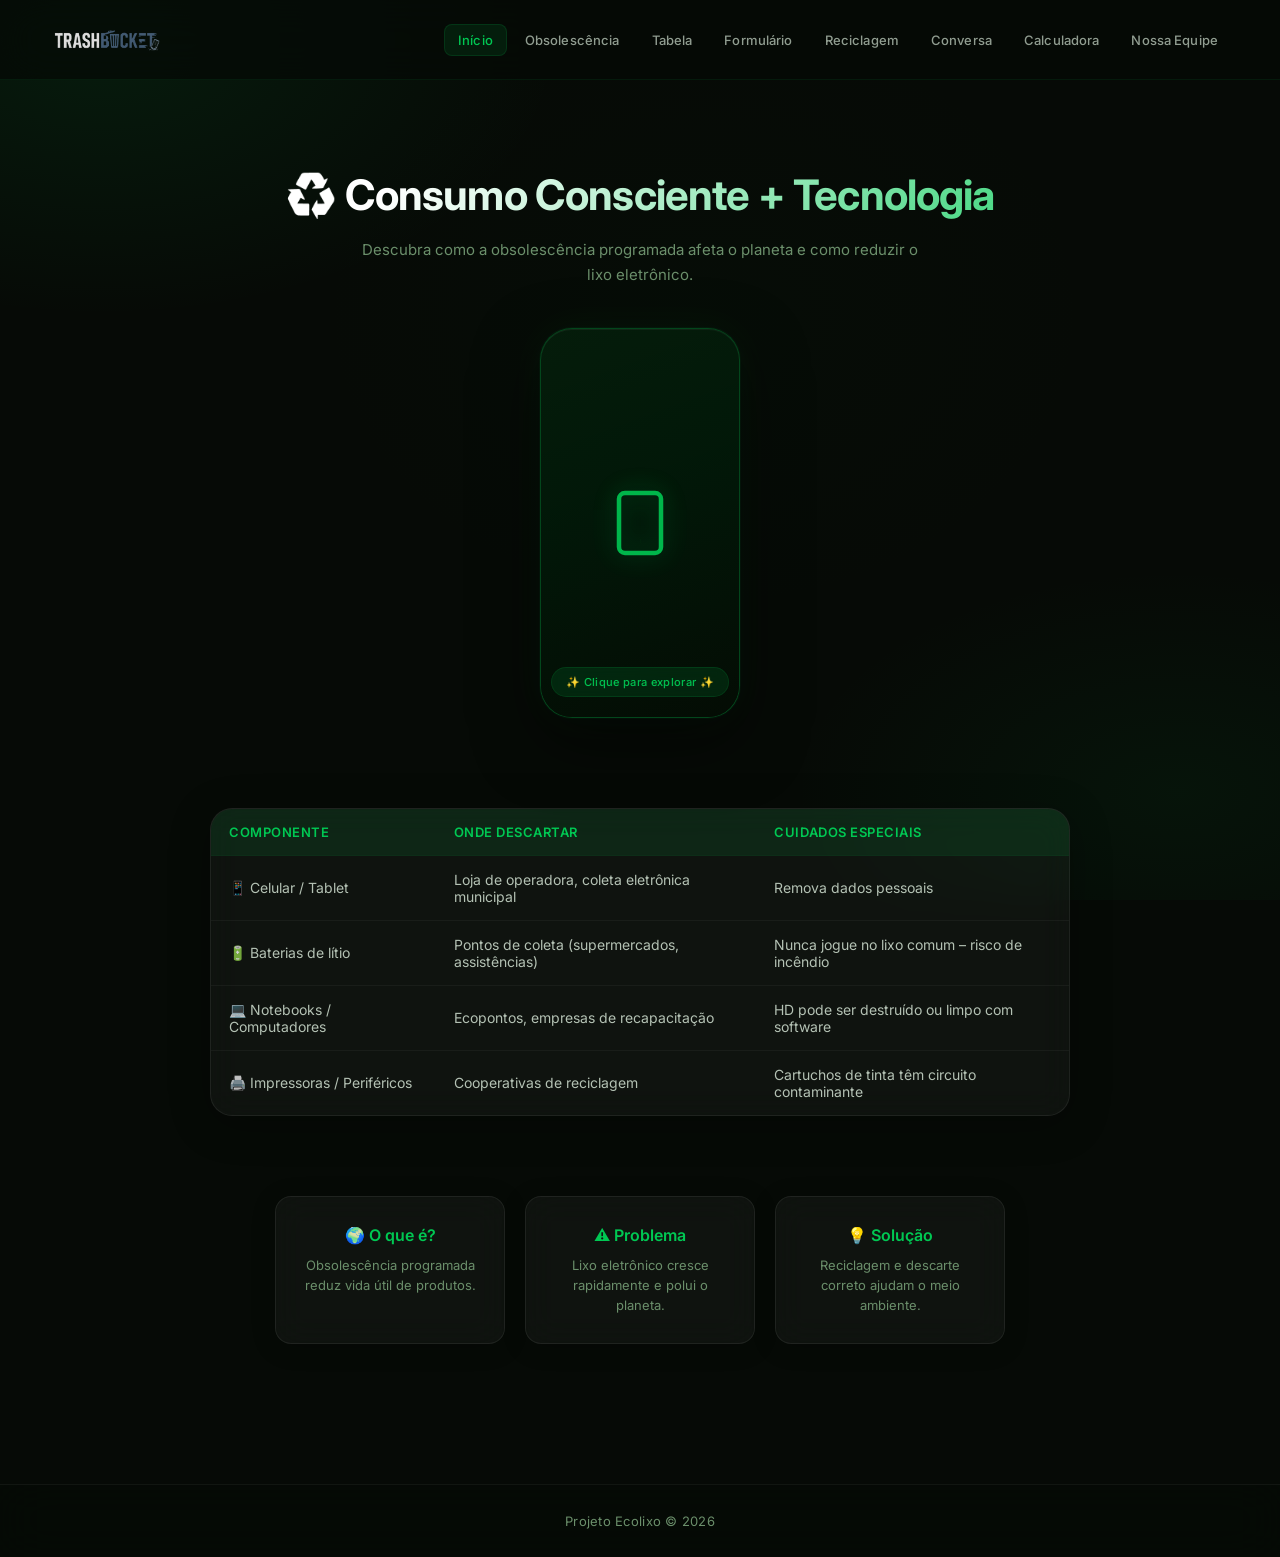
<file: index.html>
<!DOCTYPE html>
<html lang="pt-br">
<head>
<meta charset="UTF-8">
<meta name="viewport" content="width=device-width, initial-scale=1.0">

<title>TRASHBUCKET</title>
<link rel="icon" href="./icon.png">
<link rel="stylesheet" href="css/glass.css">
<link rel="stylesheet" href="css/estilo.css">

</head>

<body>

<header>
  <div class="logo">
    <img src="images/logo-trashbucket.png" alt="Logo">
  </div>
  <button class="menu-toggle" id="menuToggle" aria-label="Menu">
    <span></span><span></span><span></span>
  </button>
  <nav id="mainNav">
    <a href="index.html" class="ativo">Início</a>
    <a href="pages/obsolescencia.html">Obsolescência</a>
    <a href="pages/tabela.html">Tabela</a>
    <a href="pages/formulario.html">Formulário</a>
    <a href="pages/reciclagem.html">Reciclagem</a>
    <a href="pages/ldpage.html">Conversa</a>
    <a href="pages/calculo.html">Calculadora</a>
    <a href="pages/membros.html">Nossa Equipe</a>
  </nav>
</header>

<section class="hero">
  <h1>♻️ Consumo Consciente + Tecnologia</h1>
  <p>Descubra como a obsolescência programada afeta o planeta e como reduzir o lixo eletrônico.</p>

  <div class="area-celular">

    
    <div class="celular-click" id="abrirCelularBtn">
      <div class="celular">
        <div class="celular-inner">
          <svg viewBox="0 0 24 24" fill="none" stroke="currentColor" stroke-width="1.5">
            <rect width="14" height="20" x="5" y="2" rx="2" ry="2"/>
            <line x1="12" x2="12.01" y1="18" y2="18"/>
          </svg>
          <p>✨ Clique para explorar ✨</p>
        </div>
      </div>
    </div>

  </div>
</section>
<div class="tabela-descarte">
    <table>
        <thead>
            <tr>
                <th>Componente</th>
                <th>Onde descartar</th>
                <th>Cuidados especiais</th>
            </tr>
        </thead>

        <tbody>
            <tr>
                <td>📱 Celular / Tablet</td>
                <td>Loja de operadora, coleta eletrônica municipal</td>
                <td>Remova dados pessoais</td>
            </tr>

            <tr>
                <td>🔋 Baterias de lítio</td>
                <td>Pontos de coleta (supermercados, assistências)</td>
                <td>Nunca jogue no lixo comum – risco de incêndio</td>
            </tr>

            <tr>
                <td>💻 Notebooks / Computadores</td>
                <td>Ecopontos, empresas de recapacitação</td>
                <td>HD pode ser destruído ou limpo com software</td>
            </tr>

            <tr>
                <td>🖨️ Impressoras / Periféricos</td>
                <td>Cooperativas de reciclagem</td>
                <td>Cartuchos de tinta têm circuito contaminante</td>
            </tr>
        </tbody>
    </table>
</div>


<div class="cards">
  <div class="card" data-card="oque">
    <h2>🌍 O que é?</h2>
    <p>Obsolescência programada reduz vida útil de produtos.</p>
  </div>

  <div class="card" data-card="problema">
    <h2>⚠️ Problema</h2>
    <p>Lixo eletrônico cresce rapidamente e polui o planeta.</p>
  </div>

  <div class="card" data-card="solucao">
    <h2>💡 Solução</h2>
    <p>Reciclagem e descarte correto ajudam o meio ambiente.</p>
  </div>
</div>

<footer>
  Projeto Ecolixo © 2026
</footer>

<script src="script.js"></script>
<script>
// ============================================
// SCRIPT DO MODAL CELULAR INTERATIVO (NOVO)
// ============================================

const componentesCelular = [
  {
    id: "camera",
    nome: "📸 Câmera",
    icone: "camera",
    imagem: "images/descarte-camera.jpeg",
    info: "Câmera principal 48MP com estabilização óptica. Componentes ópticos e sensores podem ser reaproveitados em novos dispositivos.",
    top: "14%",
    left: "50%"
  },

  {
    id: "processador",
    nome: "⚙️ Processador",
    icone: "cpu",
    imagem: "images/descarte-processador.jpeg",
    info: "CPU Octa-core 2.8GHz. Centro de processamento do dispositivo. Contém ouro, prata e cobre que podem ser recuperados na reciclagem.",
    top: "43%",
    left: "30%"
  },

  {
    id: "bateria",
    nome: "🔋 Bateria",
    icone: "battery",
    imagem: "images/descarte-bateria.jpeg",
    info: "Bateria de íon-lítio de 4000mAh. Vida útil média de 2-3 anos. ⚠️ NUNCA descarte no lixo comum! Leve a pontos de coleta especializados.",
    top: "43%",
    left: "70%"
  },

  {
    id: "altofalante",
    nome: "🔊 Alto-falante",
    icone: "speaker",
    imagem: "images/descarte-alto-falante.jpeg",
    info: "Alto-falante estéreo com certificação Hi-Res Audio. Contém ímãs de terras raras que são recicláveis.",
    top: "84%",
    left: "50%"
  }
];

// Função para criar ícones SVG
function criarIconeSVG(tipo) {
  const svgNS = "http://www.w3.org/2000/svg";
  const svg = document.createElementNS(svgNS, "svg");
  svg.setAttribute("viewBox", "0 0 24 24");
  svg.setAttribute("fill", "none");
  svg.setAttribute("stroke", "currentColor");
  svg.setAttribute("stroke-width", "1.8");
  
  let pathData = "";
  if (tipo === "battery") {
    pathData = '<rect x="6" y="6" width="14" height="12" rx="2" ry="2"/><line x1="18" y1="10" x2="18" y2="14"/><line x1="4" y1="10" x2="6" y2="10"/><line x1="4" y1="14" x2="6" y2="14"/>';
  } else if (tipo === "cpu") {
    pathData = '<rect x="4" y="4" width="16" height="16" rx="2"/><rect x="9" y="9" width="6" height="6"/><line x1="9" y1="1" x2="9" y2="4"/><line x1="15" y1="1" x2="15" y2="4"/><line x1="9" y1="20" x2="9" y2="23"/><line x1="15" y1="20" x2="15" y2="23"/><line x1="20" y1="9" x2="23" y2="9"/><line x1="20" y1="15" x2="23" y2="15"/><line x1="1" y1="9" x2="4" y2="9"/><line x1="1" y1="15" x2="4" y2="15"/>';
  } else if (tipo === "camera") {
    pathData = '<path d="M23 19a2 2 0 0 1-2 2H3a2 2 0 0 1-2-2V8a2 2 0 0 1 2-2h4l2-3h6l2 3h4a2 2 0 0 1 2 2z"/><circle cx="12" cy="13" r="4"/>';
  } else if (tipo === "speaker") {
    pathData = '<path d="M2 12v-2a4 4 0 0 1 4-4h3l5-4v16l-5-4H6a4 4 0 0 1-4-4Z"/><line x1="18" y1="8" x2="18" y2="16"/><line x1="22" y1="10" x2="22" y2="14"/>';
  }
  svg.innerHTML = pathData;
  return svg;
}

let modalAberto = false;
let componenteSelecionadoId = null;

// Criar o modal
function criarModal() {
  const modalExistente = document.getElementById('modalCelular');
  if (modalExistente) modalExistente.remove();
  
  const modal = document.createElement('div');
  modal.id = 'modalCelular';
  modal.className = 'modal-celular';
  modal.innerHTML = `
    <div class="modal-celular-conteudo">
      <div class="modal-celular-header">
        <h3>🔍 Componentes Internos do Smartphone</h3>
        <button class="fechar-modal" id="fecharModalBtn">✕</button>
      </div>
      <div class="modal-celular-body">
        <div id="silhuetaModal" class="celular-modal-silhueta">
          <div class="sil-tela"></div>
          <div class="sil-botao-home"></div>
          <div class="sil-linha sil-linha-h" style="top:28%"></div>
          <div class="sil-linha sil-linha-h" style="top:72%"></div>
          <div class="sil-linha sil-linha-v" style="left:50%"></div>
        </div>
        <div id="painelInfoModal" class="painel-info-modal">
          <div class="info-placeholder">
            📱 Clique nos componentes do celular para ver informações detalhadas
          </div>
        </div>
      </div>
    </div>
  `;
  
  document.body.appendChild(modal);
  
  // Adicionar os botões 
  const silhueta = document.getElementById('silhuetaModal');
  componentesCelular.forEach(comp => {
    const btn = document.createElement('div');
    btn.className = 'componente-btn';
    btn.style.top = comp.top;
    btn.style.left = comp.left;
    btn.setAttribute('data-id', comp.id);
    const icone = criarIconeSVG(comp.icone);
    btn.appendChild(icone);
    btn.addEventListener('click', () => {
      // Remove active de todos
      document.querySelectorAll('.componente-btn').forEach(b => b.classList.remove('ativo'));
      btn.classList.add('ativo');
      componenteSelecionadoId = comp.id;
      atualizarPainelInfo(comp);
    });
    silhueta.appendChild(btn);
  });
  
  // Fechar modal
  document.getElementById('fecharModalBtn').addEventListener('click', fecharModal);
  modal.addEventListener('click', (e) => {
    if (e.target === modal) fecharModal();
  });
  
  return modal;
}

function atualizarPainelInfo(componente) {
  const painel = document.getElementById('painelInfoModal');

  if (painel) {
    painel.innerHTML = `
      <div class="info-detalhe">
        <h4>${componente.nome}</h4>

        <p>${componente.info}</p>

        <div class="dica-reciclagem">
          ♻️ Dica de reciclagem: Componentes eletrônicos contêm materiais valiosos. Descarte em pontos de coleta autorizados!
        </div>

        <img 
          src="${componente.imagem}" 
          alt="${componente.nome}"
          style="
            width: 100%;
            max-width: 200px;
            margin-top: 20px;
            border-radius: 15px;
            border: 2px solid #00c853;
          "
        >

      </div>
    `;
  }
}

function abrirModal() {
  modalAberto = true;
  const modal = document.getElementById('modalCelular') || criarModal();
  modal.style.display = 'flex';
  modal.style.animation = 'fadeIn 0.2s ease';
  
  // Resetar seleção
  componenteSelecionadoId = null;
  document.querySelectorAll('.componente-btn').forEach(btn => btn.classList.remove('ativo'));
  const painel = document.getElementById('painelInfoModal');
  if (painel) {
    painel.innerHTML = `
      <div class="info-placeholder">
        📱 Clique nos componentes do celular para ver informações detalhadas
      </div>
    `;
  }
}

function fecharModal() {
  modalAberto = false;
  const modal = document.getElementById('modalCelular');
  if (modal) modal.style.display = 'none';
}

// Abrir modal ao clicar no celular
document.getElementById('abrirCelularBtn').addEventListener('click', abrirModal);

// Fechar com ESC
document.addEventListener('keydown', (e) => {
  if (e.key === 'Escape' && modalAberto) {
    fecharModal();
  }
});



// ============================================
// MODAL DOS CARDS (CLIQUE NOS CARDS)
// ============================================

const cardsInfo = {
  oque: {
    titulo: "🌍 O que é Obsolescência Programada?",
    descricao: "Obsolescência programada é uma estratégia de fabricantes onde os produtos são projetados para ter uma vida útil limitada, forçando o consumidor a comprar novos modelos com mais frequência.",
    detalhes: "Isso acontece de várias formas: componentes que quebram facilmente, baterias não substituíveis, atualizações de software que tornam dispositivos antigos lentos, ou simplesmente descontinuando o suporte para produtos ainda funcionais."
  },
  problema: {
    titulo: "⚠️ O Problema do Lixo Eletrônico",
    descricao: "O lixo eletrônico (e-waste) é um dos resíduos que mais crescem no mundo, com mais de 50 milhões de toneladas geradas por ano.",
    detalhes: "Menos de 20% desse lixo é reciclado corretamente. O restante vai para aterros sanitários, contaminando o solo e a água com metais pesados como chumbo, mercúrio e cádmio, prejudicando o meio ambiente e a saúde humana."
  },
  solucao: {
    titulo: "💡 Soluções para o Futuro",
    descricao: "Existem diversas formas de combater a obsolescência programada e reduzir o lixo eletrônico.",
    detalhes: "Apoiar o Direito ao Reparo, escolher produtos duráveis e de marcas comprometidas com atualizações de longo prazo, consertar em vez de trocar, comprar usados ou recondicionados, e descartar eletrônicos corretamente em pontos de coleta."
  }
};

let modalCardAberto = false;

function criarModalCard(tipo) {
  const info = cardsInfo[tipo];
  if (!info) return;
  
  const modalExistente = document.getElementById('modalCard');
  if (modalExistente) modalExistente.remove();
  
  const modal = document.createElement('div');
  modal.id = 'modalCard';
  modal.className = 'modal-card';
  modal.innerHTML = `
    <div class="modal-card-conteudo">
      <div class="modal-card-header">
        <h3>${info.titulo}</h3>
        <button class="fechar-modal-card" id="fecharModalCardBtn">✕</button>
      </div>
      <div class="modal-card-body">
        <p>${info.descricao}</p>
        <div class="dica">
          <strong>📌 Saiba mais:</strong><br>
          ${info.detalhes}
        </div>
      </div>
    </div>
  `;
  
  document.body.appendChild(modal);
  modal.style.display = 'flex';
  modalCardAberto = true;
  
  document.getElementById('fecharModalCardBtn').addEventListener('click', fecharModalCard);
  modal.addEventListener('click', (e) => {
    if (e.target === modal) fecharModalCard();
  });
}

function fecharModalCard() {
  modalCardAberto = false;
  const modal = document.getElementById('modalCard');
  if (modal) modal.remove();
}

// Adicionar evento de clique nos cards
document.querySelectorAll('.card').forEach(card => {
  card.addEventListener('click', () => {
    const tipo = card.getAttribute('data-card');
    criarModalCard(tipo);
  });
});

// Fechar modal card com ESC
document.addEventListener('keydown', (e) => {
  if (e.key === 'Escape' && modalCardAberto) {
    fecharModalCard();
  }
});
</script>

</body>
</html>
</file>
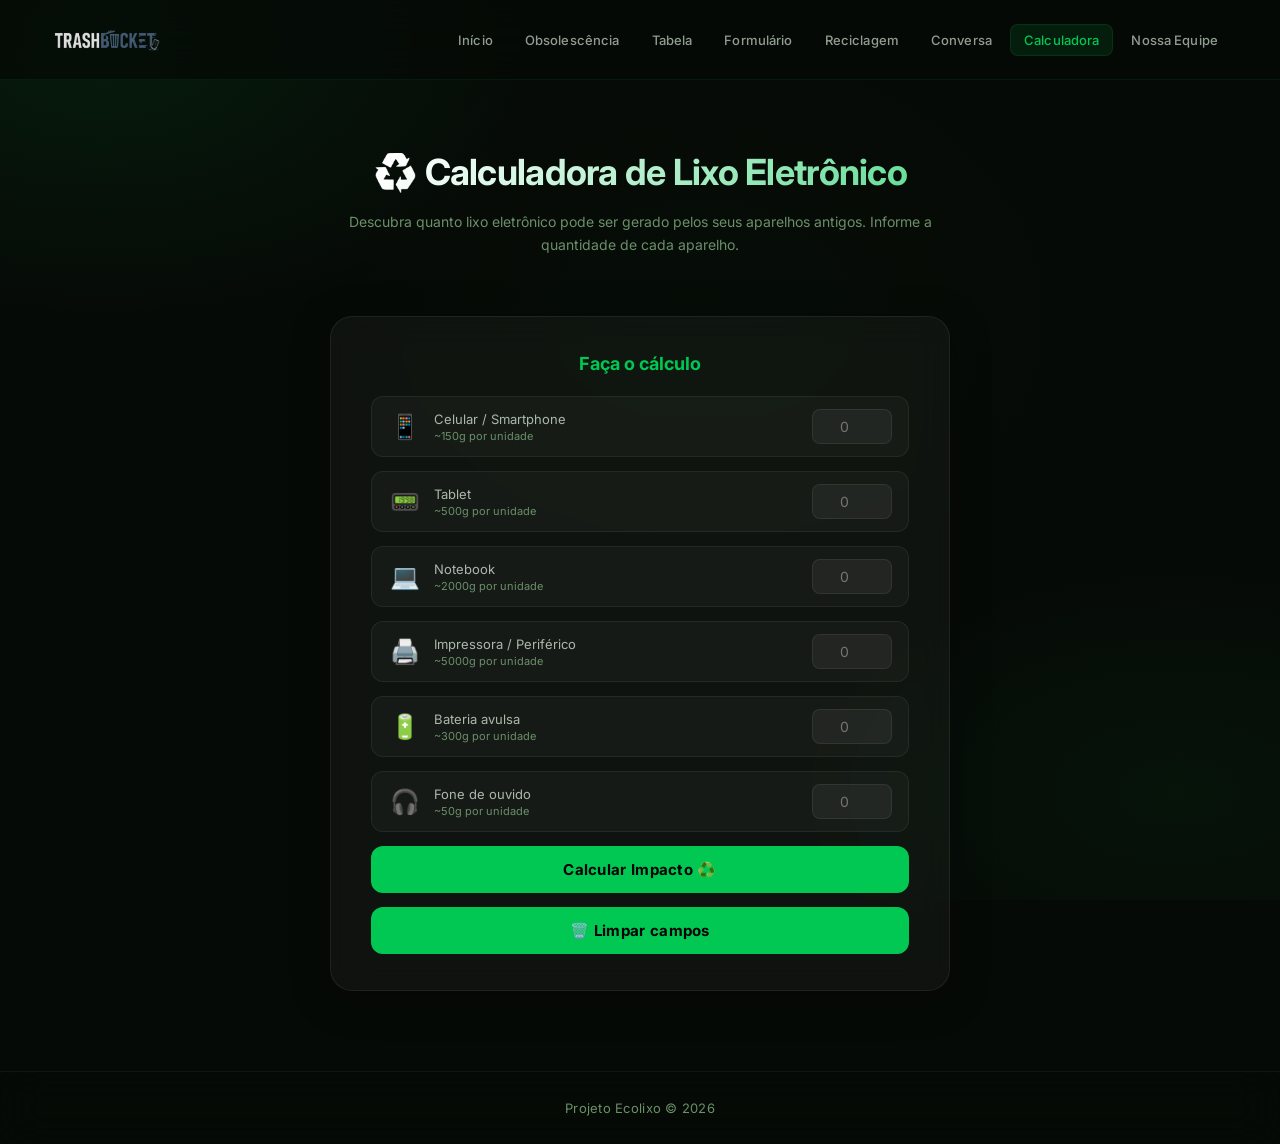
<file: pages/calculo.html>
<!DOCTYPE html>
<html lang="pt-br">
<head>
<meta charset="UTF-8">
<meta name="viewport" content="width=device-width, initial-scale=1.0">
<title>Calculadora - TRASHBUCKET</title>
<link rel="icon" href="../icon.png">
<link rel="stylesheet" href="../css/glass.css">

<link rel="stylesheet" href="../css/calculo.css">
</head>

<body>

<header>
  <div class="logo">
    <img src="../images/logo-trashbucket.png" alt="Logo">
  </div>
  <button class="menu-toggle" id="menuToggle" aria-label="Menu">
    <span></span><span></span><span></span>
  </button>
  <nav id="mainNav">
    <a href="../index.html">Início</a>
    <a href="./obsolescencia.html">Obsolescência</a>
    <a href="./tabela.html">Tabela</a>
    <a href="./formulario.html">Formulário</a>
    <a href="./reciclagem.html">Reciclagem</a>
    <a href="./ldpage.html">Conversa</a>
    <a href="./calculo.html" class="ativo">Calculadora</a>
    <a href="./membros.html">Nossa Equipe</a>
  </nav>
</header>

<section class="hero">
  <h1>♻️ Calculadora de Lixo Eletrônico</h1>
  <p>Descubra quanto lixo eletrônico pode ser gerado pelos seus aparelhos antigos. Informe a quantidade de cada aparelho.</p>
</section>

<section class="calculadora">

  <h2>Faça o cálculo</h2>

  <!-- CELULAR -->
  <div class="aparelho-linha">
    <div class="aparelho-icone">📱</div>
    <div class="aparelho-nome">
      Celular / Smartphone
      <span>~150g por unidade</span>
    </div>
    <input type="number" id="celulares" placeholder="0" min="0">
  </div>

  <!-- TABLET -->
  <div class="aparelho-linha">
    <div class="aparelho-icone">📟</div>
    <div class="aparelho-nome">
      Tablet
      <span>~500g por unidade</span>
    </div>
    <input type="number" id="tablets" placeholder="0" min="0">
  </div>

  <!-- NOTEBOOK -->
  <div class="aparelho-linha">
    <div class="aparelho-icone">💻</div>
    <div class="aparelho-nome">
      Notebook
      <span>~2000g por unidade</span>
    </div>
    <input type="number" id="notebooks" placeholder="0" min="0">
  </div>

  <!-- IMPRESSORA -->
  <div class="aparelho-linha">
    <div class="aparelho-icone">🖨️</div>
    <div class="aparelho-nome">
      Impressora / Periférico
      <span>~5000g por unidade</span>
    </div>
    <input type="number" id="impressoras" placeholder="0" min="0">
  </div>

  <!-- BATERIA -->
  <div class="aparelho-linha">
    <div class="aparelho-icone">🔋</div>
    <div class="aparelho-nome">
      Bateria avulsa
      <span>~300g por unidade</span>
    </div>
    <input type="number" id="baterias" placeholder="0" min="0">
  </div>

  <!-- FONE -->
  <div class="aparelho-linha">
    <div class="aparelho-icone">🎧</div>
    <div class="aparelho-nome">
      Fone de ouvido
      <span>~50g por unidade</span>
    </div>
    <input type="number" id="fones" placeholder="0" min="0">
  </div>

  <p class="erro" id="erro">⚠️ Digite a quantidade de pelo menos um aparelho!</p>

  <button onclick="calcularLixo()">Calcular Impacto ♻️</button>
  <button class="btn-limpar" onclick="limpar()">🗑️ Limpar campos</button>

  <!-- RESULTADO -->
  <div class="resultado" id="resultado">

    <div class="resultado-titulo">📊 Resultado do cálculo</div>

    <div class="resultado-peso" id="resultadoPeso"></div>
    <div class="resultado-unidade" id="resultadoUnidade"></div>

    <div class="resultado-comparacao" id="resultadoComparacao"></div>

    <div class="resultado-lista" id="resultadoLista"></div>

    <div class="resultado-dica">
      <strong>♻️ O que fazer?</strong><br>
      Leve seus aparelhos a pontos de coleta autorizados. Celulares podem ser entregues em lojas de operadoras. Notebooks e impressoras em ecopontos municipais. Baterias NUNCA devem ir ao lixo comum — risco de incêndio e contaminação.
    </div>

  </div>

</section>

<footer>
  Projeto Ecolixo © 2026
</footer>

<script src="../script.js"></script>
<script>
// Peso em gramas por unidade
const pesos = {
  celulares:   { peso: 150,  icone: "📱", nome: "Celular(es)" },
  tablets:     { peso: 500,  icone: "📟", nome: "Tablet(s)" },
  notebooks:   { peso: 2000, icone: "💻", nome: "Notebook(s)" },
  impressoras: { peso: 5000, icone: "🖨️", nome: "Impressora(s)" },
  baterias:    { peso: 300,  icone: "🔋", nome: "Bateria(s)" },
  fones:       { peso: 50,   icone: "🎧", nome: "Fone(s)" }
};

function calcularLixo() {

  const erro = document.getElementById("erro");
  erro.style.display = "none";

  let totalGramas = 0;
  let itensUsados = [];
  let algumPreenchido = false;

  // Percorre cada aparelho
  for (let id in pesos) {
    const input = document.getElementById(id);
    const qtd = parseInt(input.value) || 0;

    if (qtd < 0) {
      input.value = 0;
      continue;
    }

    if (qtd > 0) {
      algumPreenchido = true;
      const pesoItem = qtd * pesos[id].peso;
      totalGramas += pesoItem;
      itensUsados.push({
        icone: pesos[id].icone,
        nome: pesos[id].nome,
        qtd: qtd,
        peso: pesoItem
      });
    }
  }

  // Validação: nenhum campo preenchido
  if (!algumPreenchido) {
    erro.style.display = "block";
    return;
  }

  // Formatar peso
  let pesoTexto, unidadeTexto;
  if (totalGramas >= 1000) {
    pesoTexto = (totalGramas / 1000).toFixed(2) + "";
    unidadeTexto = "kg de lixo eletrônico";
  } else {
    pesoTexto = totalGramas + "";
    unidadeTexto = "gramas de lixo eletrônico";
  }

  // Comparação divertida
  let comparacao = "";
  const kg = totalGramas / 1000;
  if (kg < 1) {
    comparacao = "⚖️ Isso equivale ao peso de " + Math.round(totalGramas / 50) + " maçã(s).";
  } else if (kg < 5) {
    comparacao = "⚖️ Isso equivale ao peso de " + Math.round(kg) + " tijolo(s) comum(ns).";
  } else if (kg < 20) {
    comparacao = "⚖️ Isso equivale ao peso de " + Math.round(kg / 5) + " bola(s) de boliche.";
  } else {
    comparacao = "⚖️ Isso equivale ao peso de " + Math.round(kg / 70) + " pessoa(s) adulta(s)!";
  }

  // Montar lista de itens
  let listaHTML = "";
  itensUsados.forEach(item => {
    const pesoFormatado = item.peso >= 1000
      ? (item.peso / 1000).toFixed(2) + " kg"
      : item.peso + " g";
    listaHTML += `
      <div class="resultado-item">
        <span>${item.icone} ${item.qtd}x ${item.nome}</span>
        <span>${pesoFormatado}</span>
      </div>
    `;
  });

  // Exibir resultado
  document.getElementById("resultadoPeso").textContent = pesoTexto;
  document.getElementById("resultadoUnidade").textContent = unidadeTexto;
  document.getElementById("resultadoComparacao").textContent = comparacao;
  document.getElementById("resultadoLista").innerHTML = listaHTML;

  const resultado = document.getElementById("resultado");
  resultado.style.display = "block";
  resultado.scrollIntoView({ behavior: "smooth", block: "nearest" });
}

function limpar() {
  for (let id in pesos) {
    document.getElementById(id).value = "";
  }
  document.getElementById("resultado").style.display = "none";
  document.getElementById("erro").style.display = "none";
}

</script>

</body>
</html>
</file>
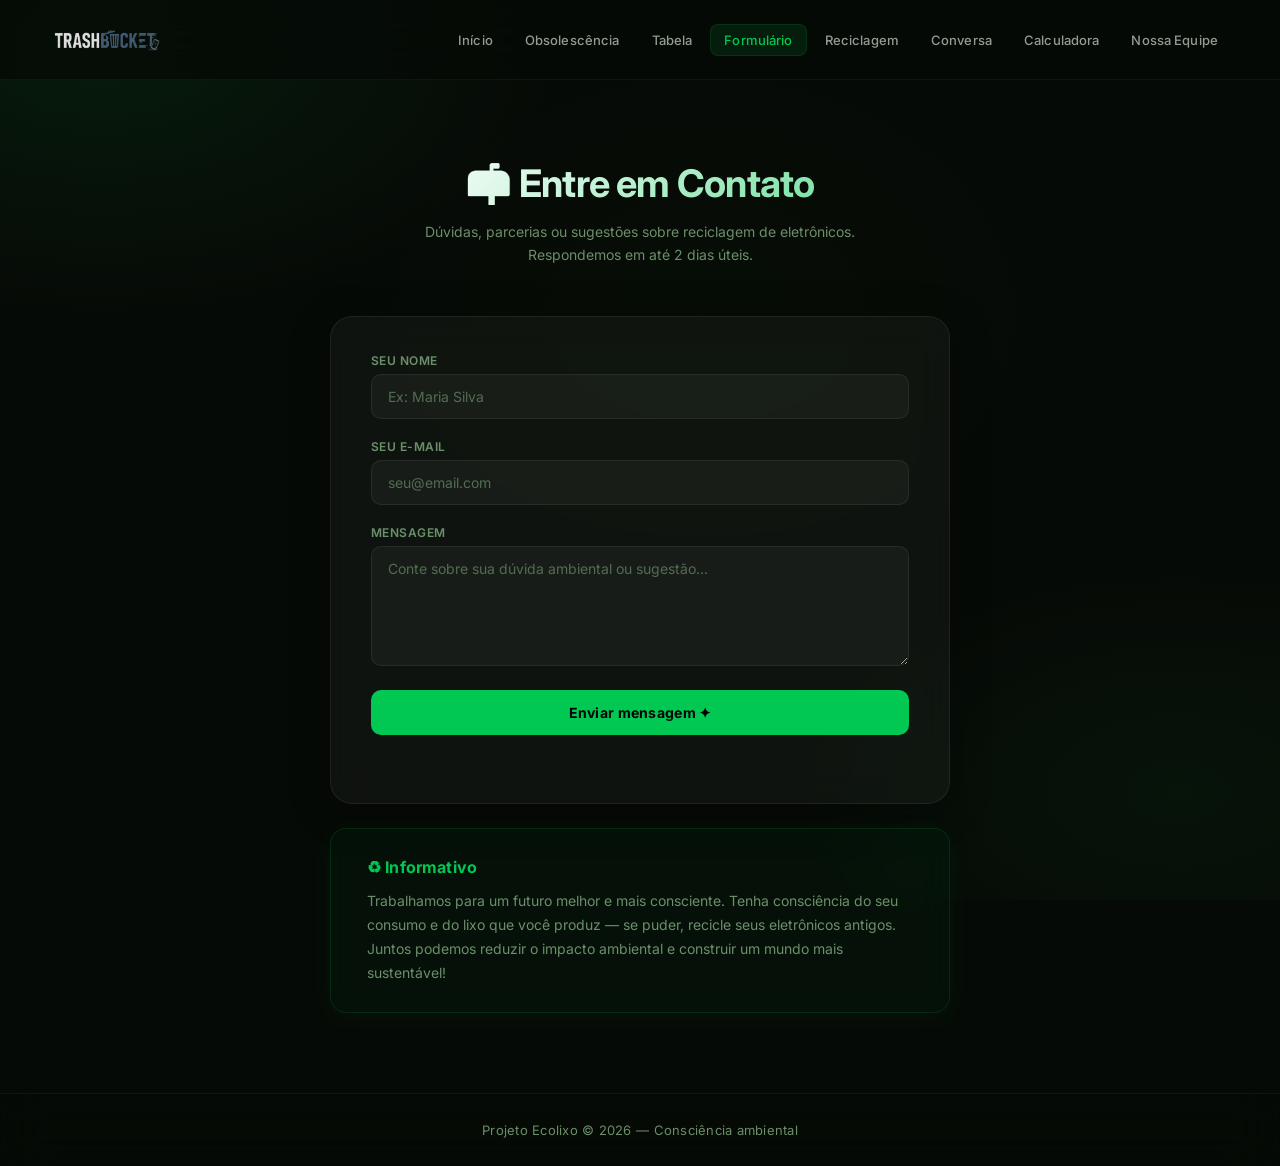
<file: pages/formulario.html>
<!DOCTYPE html>
<html lang="pt-br">
<head>
<meta charset="UTF-8">
<meta name="viewport" content="width=device-width, initial-scale=1.0">
<title>Contato - TRASHBUCKET</title>
<link rel="icon" href="../icon.png">
<link rel="stylesheet" href="../css/glass.css">

<link rel="stylesheet" href="../css/formulario.css">
</head>

<body>

<header>
  <div class="logo">
    <img src="../images/logo-trashbucket.png" alt="Logo">
  </div>
  <button class="menu-toggle" id="menuToggle" aria-label="Menu">
    <span></span><span></span><span></span>
  </button>
  <nav id="mainNav">
    <a href="../index.html">Início</a>
    <a href="./obsolescencia.html">Obsolescência</a>
    <a href="./tabela.html">Tabela</a>
    <a href="./formulario.html" class="ativo">Formulário</a>
    <a href="./reciclagem.html">Reciclagem</a>
    <a href="./ldpage.html">Conversa</a>
    <a href="./calculo.html">Calculadora</a>
    <a href="./membros.html">Nossa Equipe</a>
  </nav>
</header>

<section class="hero">
  <h1>📬 Entre em Contato</h1>
  <p>Dúvidas, parcerias ou sugestões sobre reciclagem de eletrônicos.<br>Respondemos em até 2 dias úteis.</p>
</section>

<div class="form-contato fade-in">
  <form id="formContato" method="get" novalidate>

    <label for="nome">Seu nome</label>
    <input
      type="text"
      id="nome"
      name="nome"
      placeholder="Ex: Maria Silva"
      required>

    <label for="email">Seu e-mail</label>
    <input
      type="email"
      id="email"
      name="email"
      placeholder="seu@email.com"
      required>

    <label for="mensagem">Mensagem</label>
    <textarea
      id="mensagem"
      name="mensagem"
      placeholder="Conte sobre sua dúvida ambiental ou sugestão..."
      required></textarea>

    <button type="submit">Enviar mensagem ✦</button>

    <p id="feedback"></p>

  </form>
</div>

<div class="informativo fade-in">
  <h2>♻ Informativo</h2>
  <p>
    Trabalhamos para um futuro melhor e mais consciente. Tenha consciência do
    seu consumo e do lixo que você produz — se puder, recicle seus eletrônicos antigos.
    Juntos podemos reduzir o impacto ambiental e construir um mundo mais sustentável!
  </p>
</div>

<footer>
  Projeto Ecolixo © 2026 — Consciência ambiental
</footer>

<script src="../script.js"></script>
<script>
const form = document.getElementById('formContato');
const feedback = document.getElementById('feedback');

// Detecta envio via método GET pelos parâmetros na URL
const params = new URLSearchParams(window.location.search);
if (params.get('nome') && params.get('email')) {
  feedback.textContent = '✅ Mensagem enviada! Retornaremos em até 2 dias úteis.';
  feedback.style.color = '#00c853';
  form.style.opacity = '0.5';
  form.style.pointerEvents = 'none';
  window.addEventListener('load', () => {
    feedback.scrollIntoView({ behavior: 'smooth', block: 'center' });
  });
}

form.addEventListener('submit', function(e) {
  const nome = document.getElementById('nome').value.trim();
  const email = document.getElementById('email').value.trim();
  const mensagem = document.getElementById('mensagem').value.trim();

  if (!nome || !email || !mensagem) {
    e.preventDefault();
    feedback.textContent = '❌ Preencha todos os campos antes de enviar.';
    feedback.style.color = '#ff6b6b';
    return;
  }

  const emailValido = /^[^\s@]+@[^\s@]+\.[^\s@]+$/.test(email);
  if (!emailValido) {
    e.preventDefault();
    feedback.textContent = '❌ Digite um e-mail válido.';
    feedback.style.color = '#ff6b6b';
    return;
  }
  // Validação passou — o formulário envia via GET normalmente
});
</script>

</body>
</html>
</file>
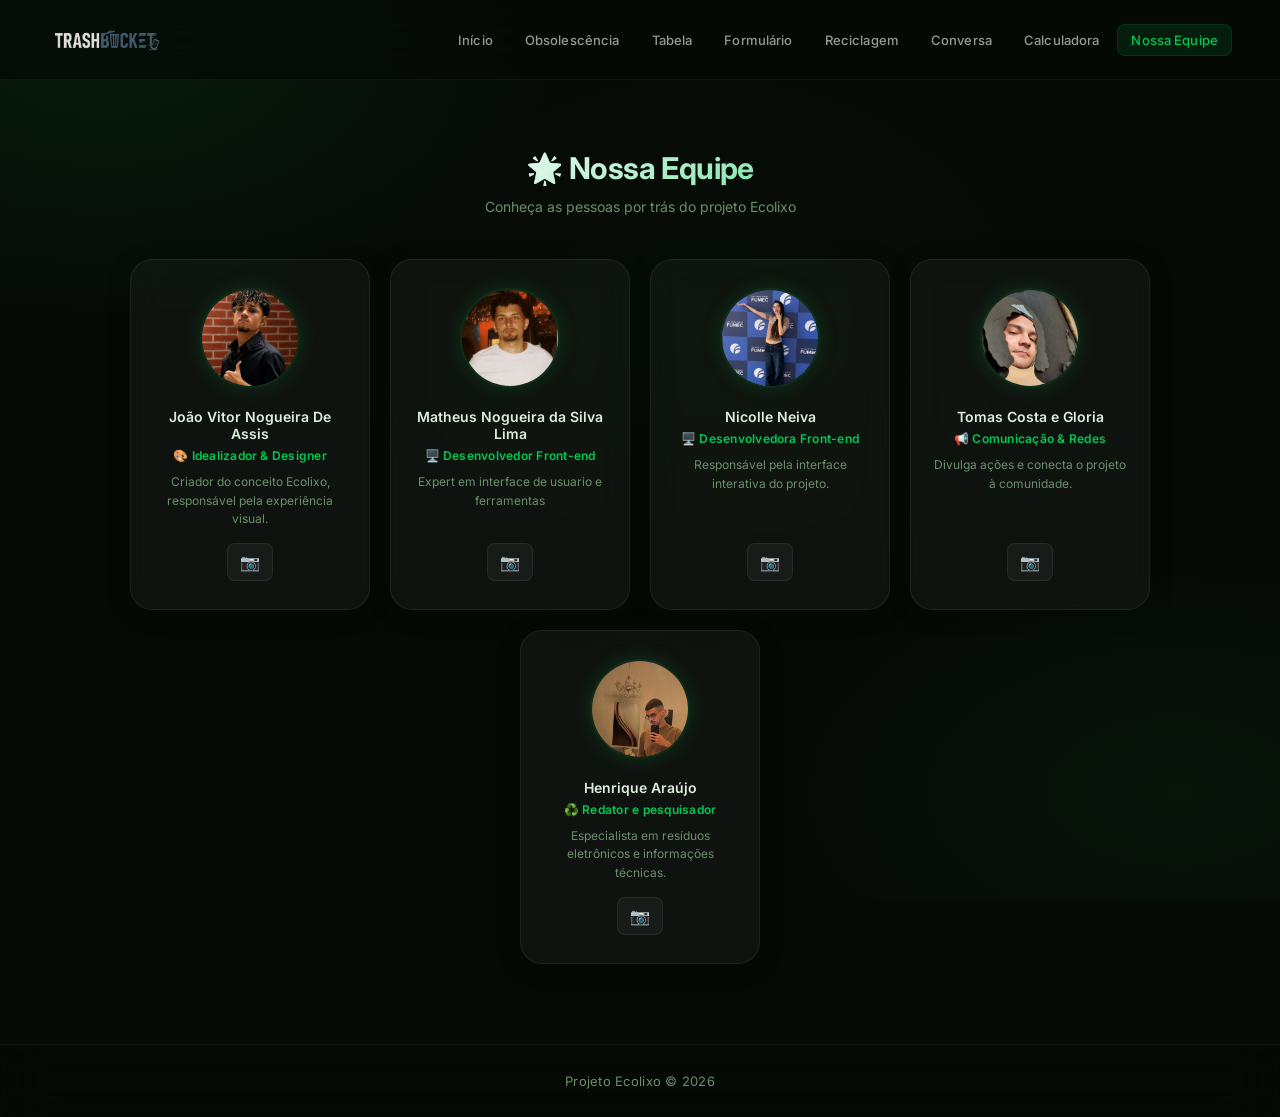
<file: pages/membros.html>
<!DOCTYPE html>
<html lang="pt-br">
<head>
    <meta charset="UTF-8">
    <meta name="viewport" content="width=device-width, initial-scale=1.0">
    <title>Nossa Equipe - TRASHBUCKET</title>
    <link rel="icon" href="../icon.png">
    <link rel="stylesheet" href="../css/glass.css">

    <link rel="stylesheet" href="../css/membros.css">
</head>
<body>

<header>
    <div class="logo">
        <img src="../images/logo-trashbucket.png" alt="Logo">
    </div>
    <button class="menu-toggle" id="menuToggle" aria-label="Menu">
        <span></span><span></span><span></span>
    </button>
    <nav id="mainNav">
        <a href="../index.html">Início</a>
        <a href="./obsolescencia.html">Obsolescência</a>
        <a href="./tabela.html">Tabela</a>
        <a href="./formulario.html">Formulário</a>
        <a href="./reciclagem.html">Reciclagem</a>
        <a href="./ldpage.html">Conversa</a>
        <a href="./calculo.html">Calculadora</a>
        <a href="./membros.html" class="ativo">Nossa Equipe</a>
    </nav>
</header>

<div class="equipe">
    <h2>🌟 Nossa Equipe</h2>
    <p class="subtitulo-equipe">Conheça as pessoas por trás do projeto Ecolixo</p>

    <div class="cards-equipe">
        <div class="membro">
            <div class="avatar">
                <img src="../images/membro-joao.jpeg" alt="João Vitor">
            </div>
            <h3>João Vitor Nogueira De Assis</h3>
            <div class="cargo">🎨 Idealizador & Designer</div>
            <p class="descricao">Criador do conceito Ecolixo, responsável pela experiência visual.</p>
            <div class="social-icons">
                <a href="https://www.instagram.com/joao_assis29" target="_blank">📷</a>
            </div>
        </div>

        <div class="membro">
            <div class="avatar">
                <img src="../images/membro-matheus.jpeg" alt="Matheus Nogueira">
            </div>
            <h3>Matheus Nogueira da Silva Lima</h3>
            <div class="cargo"> 🖥️ Desenvolvedor Front-end</div>
            <p class="descricao">Expert em interface de usuario e ferramentas</p>
            <div class="social-icons">
                <a href="https://www.instagram.com/mathnogueiraa" target="_blank">📷</a>
            </div>
        </div>

        <div class="membro">
            <div class="avatar">
                <img src="../images/membro-nicolle.jpeg" alt="Nicolle Neiva">
            </div>
            <h3>Nicolle Neiva</h3>
            <div class="cargo">🖥️ Desenvolvedora Front-end</div>
            <p class="descricao">Responsável pela interface interativa do projeto.</p>
            <div class="social-icons">
                <a href="https://www.instagram.com/isn.nicolle" target="_blank">📷</a>
            </div>
        </div>

        <div class="membro">
            <div class="avatar">
                <img src="../images/membro-tomas.jpg" alt="Tomas Costa">
            </div>
            <h3>Tomas Costa e Gloria</h3>
            <div class="cargo">📢 Comunicação & Redes</div>
            <p class="descricao">Divulga ações e conecta o projeto à comunidade.</p>
            <div class="social-icons">
                <a href="#">📷</a>
            </div>
        </div>
         <div class="membro">
            <div class="avatar">
                <img src="../images/membro-henrique.jpeg" alt="Henrique">
            </div>
            <h3>Henrique Araújo</h3>
            <div class="cargo">♻️ Redator e pesquisador</div>
            <p class="descricao">Especialista em resíduos eletrônicos e informações técnicas.</p>
            <div class="social-icons">
                <a href="https://www.instagram.com/henri_araujo06_?igsh=NHhzMnp2d2RqMm1p&utm_source=qr">📷</a>
            </div>
        </div>
    </div>
</div>

<footer>
    Projeto Ecolixo © 2026
</footer>

<script src="../script.js"></script>

</body>
</html>
</file>
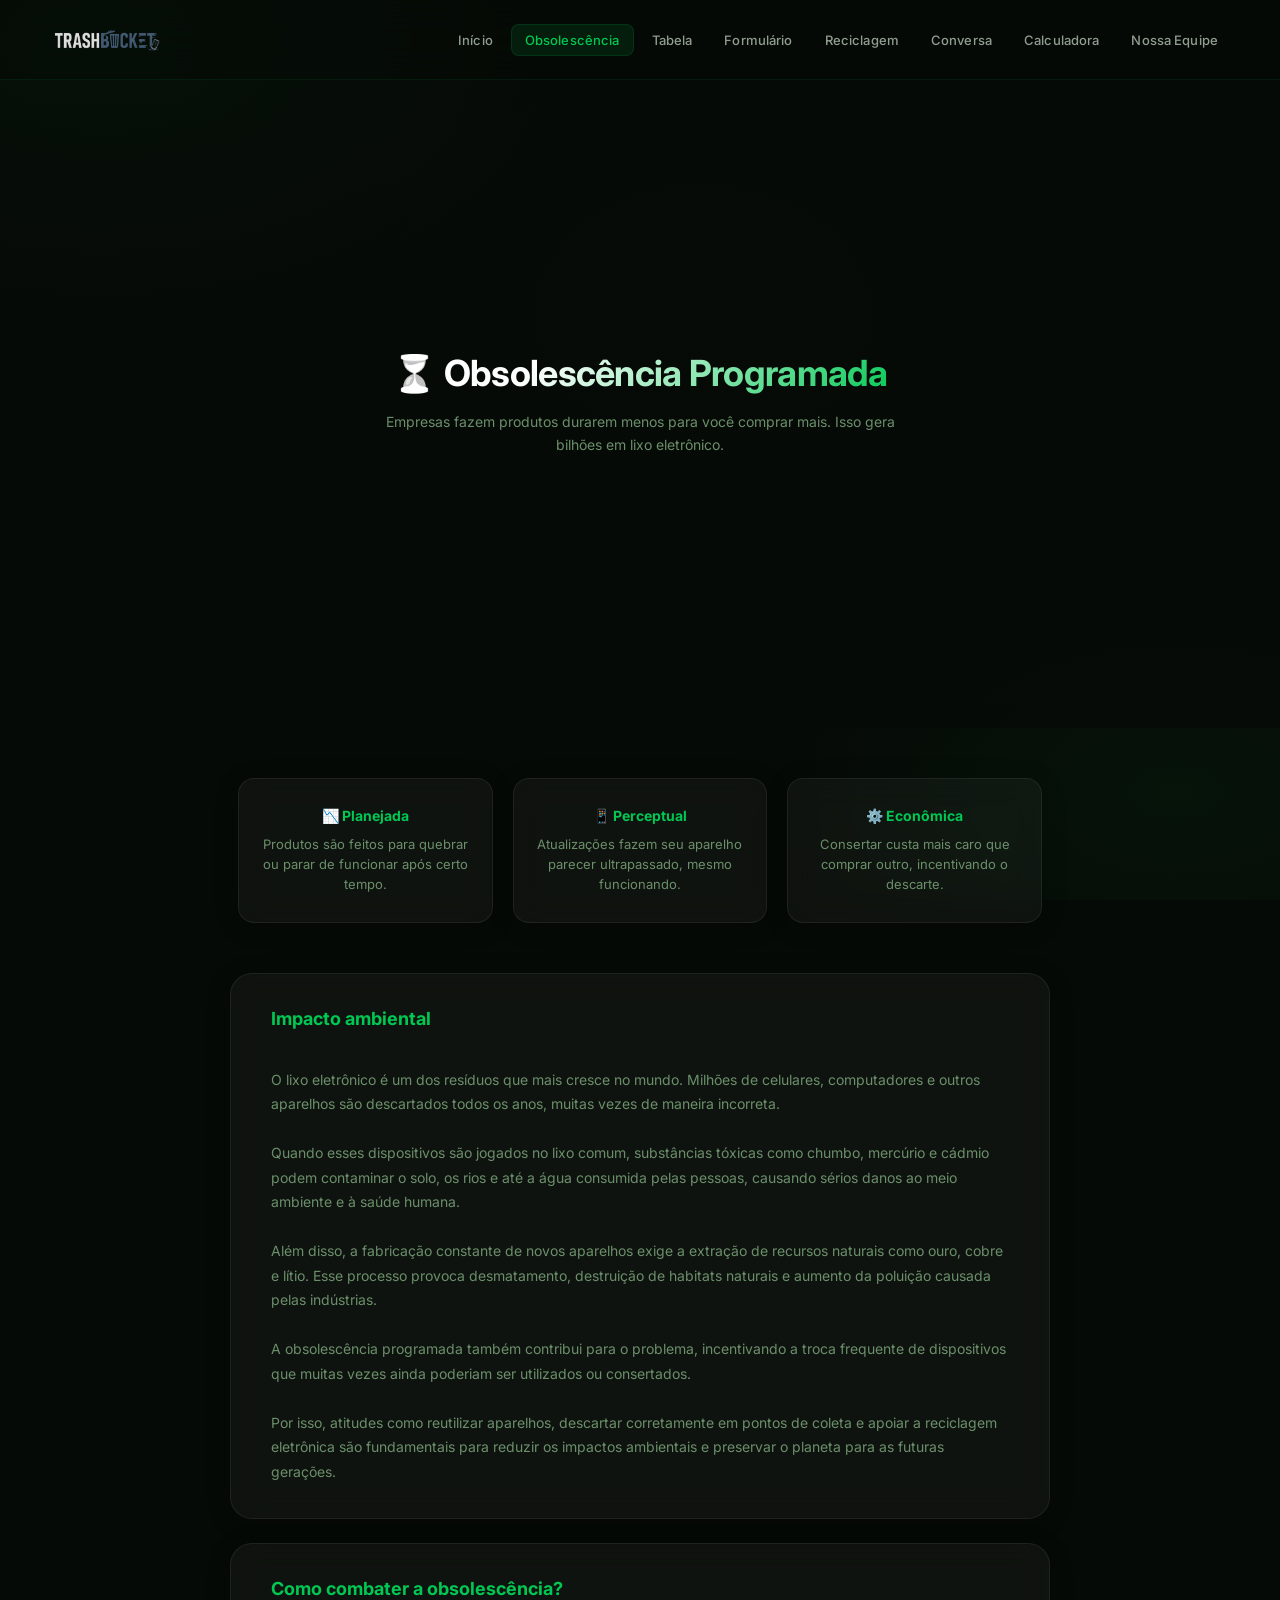
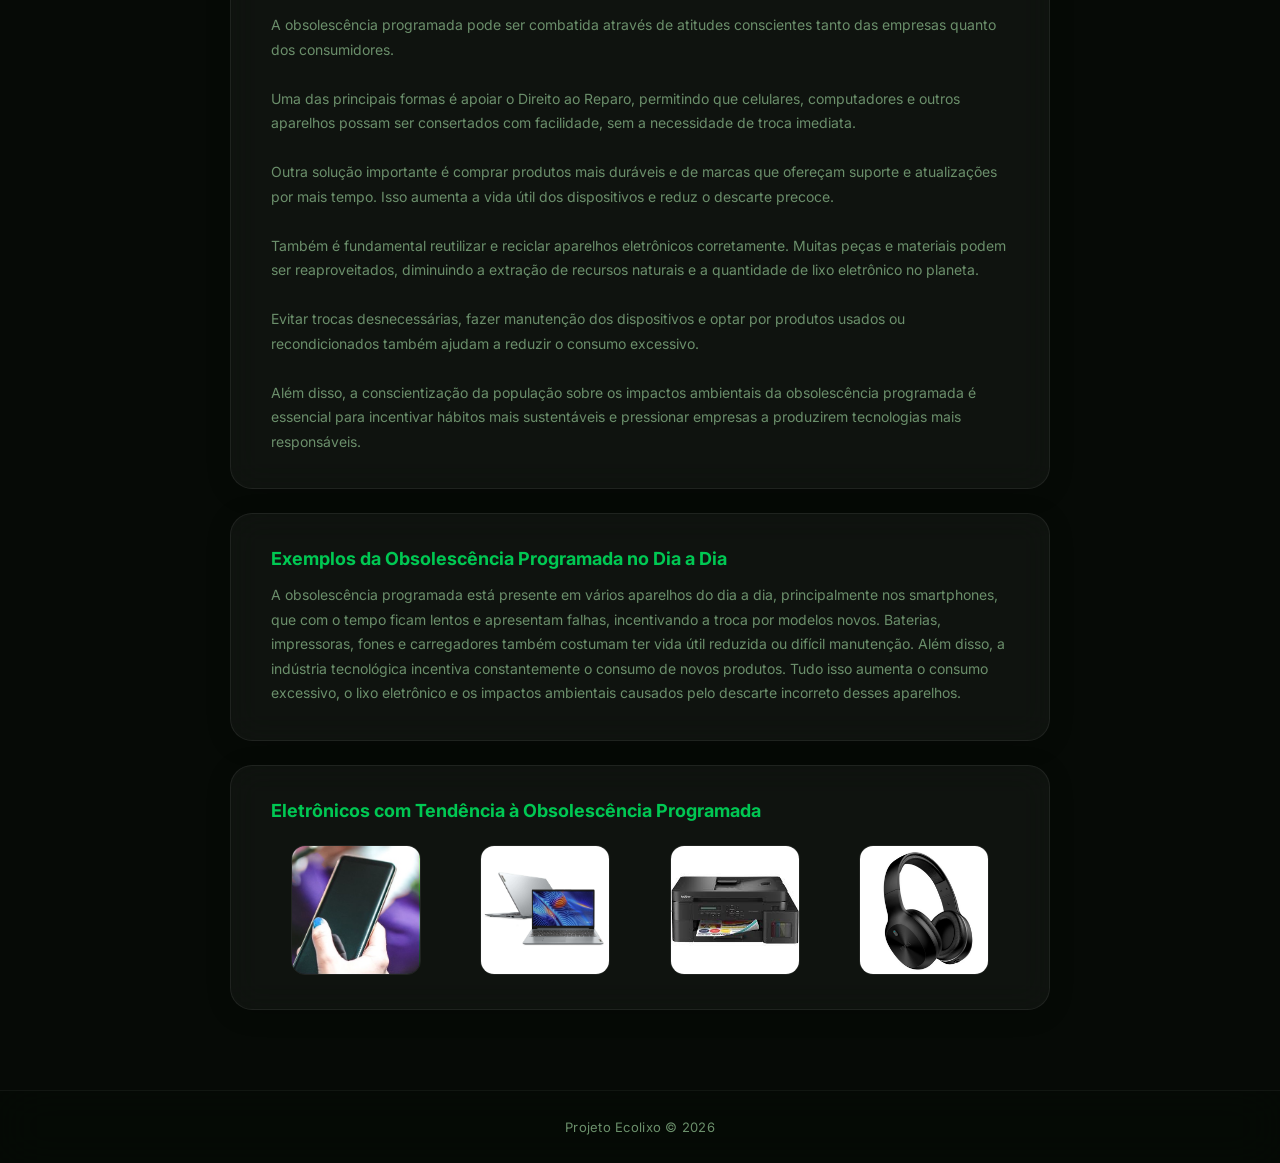
<file: pages/obsolescencia.html>
<!DOCTYPE html>
<html lang="pt-br">
<head>
<meta charset="UTF-8">
<meta name="viewport" content="width=device-width, initial-scale=1.0">

<title>Obsolescência - TRASHBUCKET</title>
<link rel="icon" href="../icon.png">

<link rel="stylesheet" href="../css/glass.css">

<link rel="stylesheet" href="../css/obsolescencia.css">
</head>

<body>

<header>
  <div class="logo">
    <img src="../images/logo-trashbucket.png" alt="Logo">
  </div>
  <button class="menu-toggle" id="menuToggle" aria-label="Menu">
    <span></span><span></span><span></span>
  </button>
  <nav id="mainNav">
    <a href="../index.html">Início</a>
    <a href="./obsolescencia.html" class="ativo">Obsolescência</a>
    <a href="./tabela.html">Tabela</a>
    <a href="./formulario.html">Formulário</a>
    <a href="./reciclagem.html">Reciclagem</a>
    <a href="./ldpage.html">Conversa</a>
    <a href="./calculo.html">Calculadora</a>
    <a href="./membros.html">Nossa Equipe</a>
  </nav>
</header>

<section class="hero">
  <div class="hero-text fade-in">
    <h2>⏳ Obsolescência Programada</h2>
    <p>Empresas fazem produtos durarem menos para você comprar mais. Isso gera bilhões em lixo eletrônico.</p>
  </div>
</section>

<section class="cards">
  <div class="card fade-in">
    <h3>📉 Planejada</h3>
    <p>Produtos são feitos para quebrar ou parar de funcionar após certo tempo.</p>
  </div>

  <div class="card fade-in">
    <h3>📱 Perceptual</h3>
    <p>Atualizações fazem seu aparelho parecer ultrapassado, mesmo funcionando.</p>
  </div>

  <div class="card fade-in">
    <h3>⚙️ Econômica</h3>
    <p>Consertar custa mais caro que comprar outro, incentivando o descarte.</p>
  </div>
</section>

<section class="destaque fade-in">
 <h2>Impacto ambiental</h2> 
 <h3>----------------------</h3>
<p>
O lixo eletrônico é um dos resíduos que mais cresce no mundo. Milhões de celulares, computadores e outros aparelhos são descartados todos os anos, muitas vezes de maneira incorreta.

Quando esses dispositivos são jogados no lixo comum, substâncias tóxicas como chumbo, mercúrio e cádmio podem contaminar o solo, os rios e até a água consumida pelas pessoas, causando sérios danos ao meio ambiente e à saúde humana.

Além disso, a fabricação constante de novos aparelhos exige a extração de recursos naturais como ouro, cobre e lítio. Esse processo provoca desmatamento, destruição de habitats naturais e aumento da poluição causada pelas indústrias.

A obsolescência programada também contribui para o problema, incentivando a troca frequente de dispositivos que muitas vezes ainda poderiam ser utilizados ou consertados.

Por isso, atitudes como reutilizar aparelhos, descartar corretamente em pontos de coleta e apoiar a reciclagem eletrônica são fundamentais para reduzir os impactos ambientais e preservar o planeta para as futuras gerações.
</p>
</section>

<section class="destaque fade-in">
  <h2>Como combater a obsolescência?</h2>
  <h3>----------------------</h3>
  <p>A obsolescência programada pode ser combatida através de atitudes conscientes tanto das empresas quanto dos consumidores.

Uma das principais formas é apoiar o Direito ao Reparo, permitindo que celulares, computadores e outros aparelhos possam ser consertados com facilidade, sem a necessidade de troca imediata.

Outra solução importante é comprar produtos mais duráveis e de marcas que ofereçam suporte e atualizações por mais tempo. Isso aumenta a vida útil dos dispositivos e reduz o descarte precoce.

Também é fundamental reutilizar e reciclar aparelhos eletrônicos corretamente. Muitas peças e materiais podem ser reaproveitados, diminuindo a extração de recursos naturais e a quantidade de lixo eletrônico no planeta.

Evitar trocas desnecessárias, fazer manutenção dos dispositivos e optar por produtos usados ou recondicionados também ajudam a reduzir o consumo excessivo.

Além disso, a conscientização da população sobre os impactos ambientais da obsolescência programada é essencial para incentivar hábitos mais sustentáveis e pressionar empresas a produzirem tecnologias mais responsáveis.
</p>
</section>
<section class="destaque fade-in">
  <h2>Exemplos da Obsolescência Programada no Dia a Dia</h2>
  <h3>----------------------</h3>
  <p>A obsolescência programada está presente em vários aparelhos do dia a dia, principalmente nos smartphones, que com o tempo ficam lentos e apresentam falhas, incentivando a troca por modelos novos. Baterias, impressoras, fones e carregadores também costumam ter vida útil reduzida ou difícil manutenção. Além disso, a indústria tecnológica incentiva constantemente o consumo de novos produtos. Tudo isso aumenta o consumo excessivo, o lixo eletrônico e os impactos ambientais causados pelo descarte incorreto desses aparelhos.
</p>
</section>

<section class="destaque fade-in">

  <h2>Eletrônicos com Tendência à Obsolescência Programada</h2>
  <h3>----------------------</h3>

  <div class="produtos">

    <img src="../images/obsolescencia-celular.jpeg" onclick="abrirPopup('celular')">

    <img src="../images/obsolescencia-notebook.jpeg" onclick="abrirPopup('notebook')">

    <img src="../images/obsolescencia-impressora.jpeg" onclick="abrirPopup('impressora')">

    <img src="../images/obsolescencia-fone-de-ouvido.avif" onclick="abrirPopup('fone')">

  </div>

</section>

<!-- POPUP -->
<div id="popup" class="popup">
  
  <div class="popup-conteudo">

    <span class="fechar" onclick="fecharPopup()">✖</span>

    <h2 id="popupTitulo"></h2>

    <p id="popupTexto"></p>

  </div>

</div>

<footer>
  Projeto Ecolixo © 2026
</footer>

<script src="../script.js"></script>
<script>
const informacoes = {

  celular: {
    titulo: "📱 Smartphones",
    texto: "Celulares costumam perder desempenho após atualizações e possuem baterias com vida útil limitada."
  },

  notebook: {
    titulo: "💻 Notebooks",
    texto: "Muitos notebooks antigos ficam incompatíveis com programas modernos e sistemas atualizados."
  },

  impressora: {
    titulo: "🖨️ Impressoras",
    texto: "Algumas impressoras possuem bloqueios internos após certa quantidade de impressões."
  },

  fone: {
    titulo: "🎧 Fones de ouvido",
    texto: "Cabos frágeis e baterias pequenas fazem com que muitos fones tenham pouca durabilidade."
  }

};

function abrirPopup(tipo){

  document.getElementById("popup").style.display = "flex";

  document.getElementById("popupTitulo").innerHTML =
  informacoes[tipo].titulo;

  document.getElementById("popupTexto").innerHTML =
  informacoes[tipo].texto;
}

function fecharPopup(){

  document.getElementById("popup").style.display = "none";

}
</script>

</body>
</html>
</file>
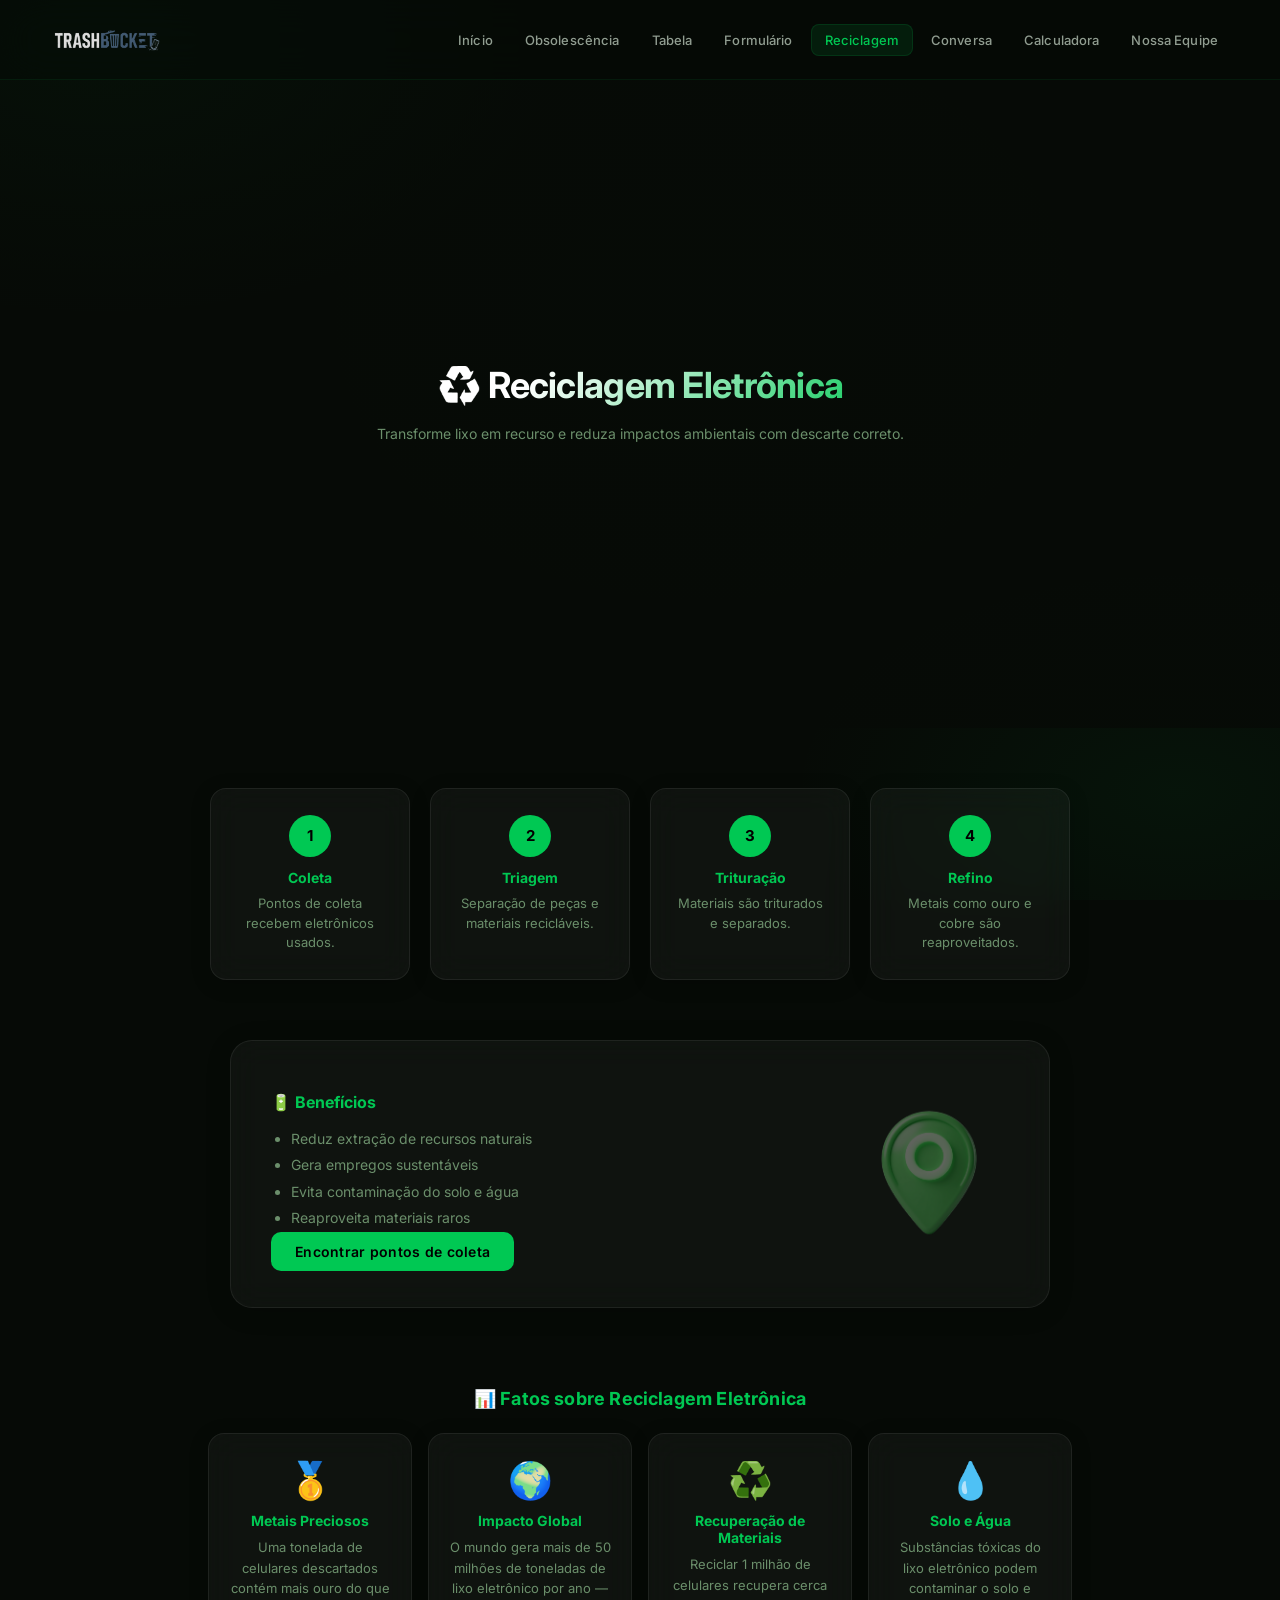
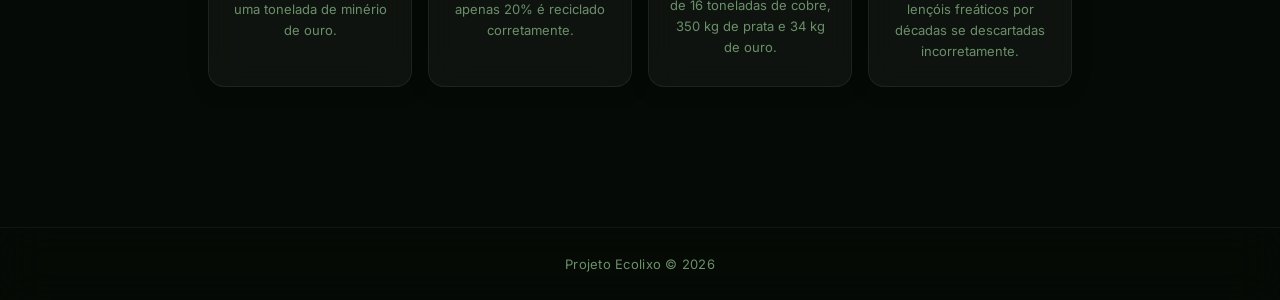
<file: pages/reciclagem.html>
<!DOCTYPE html>
<html lang="pt-br">
<head>
<meta charset="UTF-8">
<meta name="viewport" content="width=device-width, initial-scale=1.0">

<title>Reciclagem - TRASHBUCKET</title>
<link rel="icon" href="../icon.png">

<link rel="stylesheet" href="../css/glass.css">

<link rel="stylesheet" href="../css/reciclagem.css">
</head>

<body>

<header>
  <div class="logo">
    <img src="../images/logo-trashbucket.png" alt="Logo">
  </div>
  <button class="menu-toggle" id="menuToggle" aria-label="Menu">
    <span></span><span></span><span></span>
  </button>
  <nav id="mainNav">
    <a href="../index.html">Início</a>
    <a href="./obsolescencia.html">Obsolescência</a>
    <a href="./tabela.html">Tabela</a>
    <a href="./formulario.html">Formulário</a>
    <a href="./reciclagem.html" class="ativo">Reciclagem</a>
    <a href="./ldpage.html">Conversa</a>
    <a href="./calculo.html">Calculadora</a>
    <a href="./membros.html">Nossa Equipe</a>
  </nav>
</header>

<section class="hero">
  <div class="hero-text fade-in">
    <h2>♻️ Reciclagem Eletrônica</h2>
    <p>Transforme lixo em recurso e reduza impactos ambientais com descarte correto.</p>
  </div>
</section>

<section class="steps">
  <div class="step fade-in">
    <span>1</span>
    <h3>Coleta</h3>
    <p>Pontos de coleta recebem eletrônicos usados.</p>
  </div>

  <div class="step fade-in">
    <span>2</span>
    <h3>Triagem</h3>
    <p>Separação de peças e materiais recicláveis.</p>
  </div>

  <div class="step fade-in">
    <span>3</span>
    <h3>Trituração</h3>
    <p>Materiais são triturados e separados.</p>
  </div>

  <div class="step fade-in">
    <span>4</span>
    <h3>Refino</h3>
    <p>Metais como ouro e cobre são reaproveitados.</p>
  </div>
</section>

<section class="info-box fade-in">

  <div style="font-size:60px; margin-bottom:15px;">
  </div>

  <h3>🔋 Benefícios</h3>

  <ul>
    <li>Reduz extração de recursos naturais</li>
    <li>Gera empregos sustentáveis</li>
    <li>Evita contaminação do solo e água</li>
    <li>Reaproveita materiais raros</li>
  </ul>

  <a class="btn" onclick="abrirMapa()">
   Encontrar pontos de coleta
</a>
  <div class="localizacao-box">
  <img src="../images/reciclagem-pin.png" alt="local img">
</div>

</section>

<section class="fatos fade-in">
  <h2>📊 Fatos sobre Reciclagem Eletrônica</h2>
  <div id="lista-fatos">
    <p class="fatos-status">Carregando dados...</p>
  </div>
</section>

<footer>
  Projeto Ecolixo © 2026
</footer>

<script src="../script.js"></script>
<script>
async function carregarFatos() {
  try {
    const resposta = await fetch('../dados.json');
    const fatos = await resposta.json();

    const container = document.getElementById('lista-fatos');
    container.innerHTML = fatos.map(f => `
      <div class="fato-card">
        <div class="fato-icone">${f.icone}</div>
        <h3>${f.titulo}</h3>
        <p>${f.texto}</p>
      </div>
    `).join('');
  } catch (erro) {
    document.getElementById('lista-fatos').innerHTML =
      '<p class="fatos-status erro">Erro ao carregar dados.</p>';
  }
}

carregarFatos();

function abrirMapa(){
  document.getElementById("modalMapa").style.display = "flex";
}

function fecharMapa(){
  document.getElementById("modalMapa").style.display = "none";
}

/* fechar clicando fora */
window.addEventListener("click", function(e){

  const modal = document.getElementById("modalMapa");

  if(e.target === modal){
    fecharMapa();
  }

});

</script>
<!-- POPUP MAPA -->
<div class="modal-mapa" id="modalMapa">

  <div class="conteudo-mapa">

    <button class="fechar-mapa" onclick="fecharMapa()">
      ✕
    </button>

    <h2>📍 Pontos de coleta em Belo Horizonte</h2>

    <iframe
      src="https://www.google.com/maps?q=ecoponto+belo+horizonte&output=embed"
      width="100%"
      height="450"
      style="border:0; border-radius:15px;"
      loading="lazy">
    </iframe>

  </div>

</div>
</body>
</html>
</file>
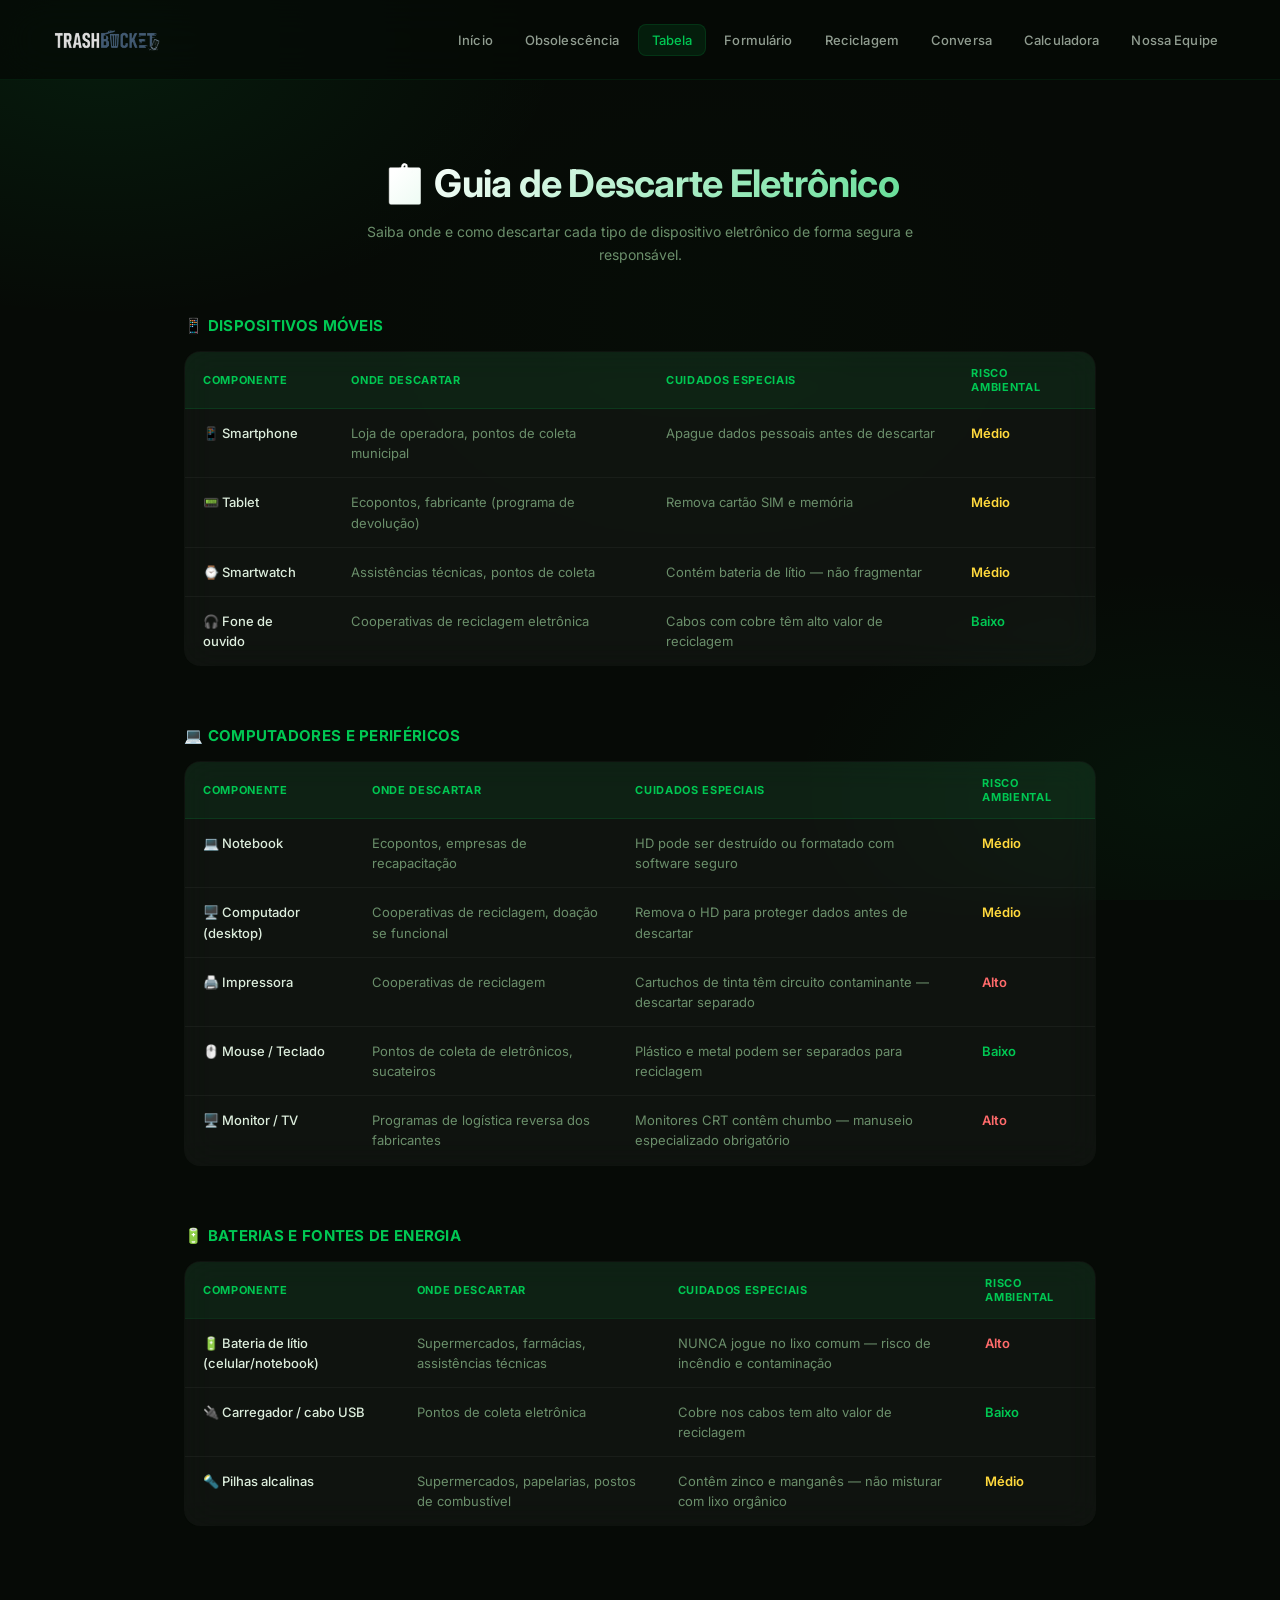
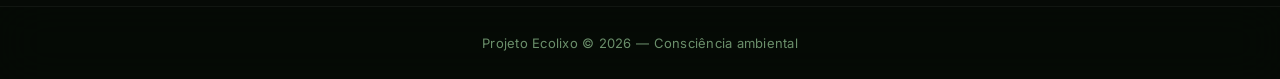
<file: pages/tabela.html>
<!DOCTYPE html>
<html lang="pt-br">
<head>
<meta charset="UTF-8">
<meta name="viewport" content="width=device-width, initial-scale=1.0">
<title>Tabela de Descarte - TRASHBUCKET</title>
<link rel="icon" href="../icon.png">
<link rel="stylesheet" href="../css/glass.css">

<link rel="stylesheet" href="../css/tabela.css">
</head>

<body>

<header>
  <div class="logo">
    <img src="../images/logo-trashbucket.png" alt="Logo">
  </div>
  <button class="menu-toggle" id="menuToggle" aria-label="Menu">
    <span></span><span></span><span></span>
  </button>
  <nav id="mainNav">
    <a href="../index.html">Início</a>
    <a href="./obsolescencia.html">Obsolescência</a>
    <a href="./tabela.html" class="ativo">Tabela</a>
    <a href="./formulario.html">Formulário</a>
    <a href="./reciclagem.html">Reciclagem</a>
    <a href="./ldpage.html">Conversa</a>
    <a href="./calculo.html">Calculadora</a>
    <a href="./membros.html">Nossa Equipe</a>
  </nav>
</header>

<section class="hero fade-in">
  <h1>📋 Guia de Descarte Eletrônico</h1>
  <p>Saiba onde e como descartar cada tipo de dispositivo eletrônico de forma segura e responsável.</p>
</section>

<div class="tabela-wrapper fade-in">
  <h2>📱 Dispositivos Móveis</h2>
  <table>
    <thead>
      <tr>
        <th>Componente</th>
        <th>Onde descartar</th>
        <th>Cuidados especiais</th>
        <th>Risco ambiental</th>
      </tr>
    </thead>
    <tbody>
      <tr>
        <td>📱 Smartphone</td>
        <td>Loja de operadora, pontos de coleta municipal</td>
        <td>Apague dados pessoais antes de descartar</td>
        <td><span class="risco-medio">Médio</span></td>
      </tr>
      <tr>
        <td>📟 Tablet</td>
        <td>Ecopontos, fabricante (programa de devolução)</td>
        <td>Remova cartão SIM e memória</td>
        <td><span class="risco-medio">Médio</span></td>
      </tr>
      <tr>
        <td>⌚ Smartwatch</td>
        <td>Assistências técnicas, pontos de coleta</td>
        <td>Contém bateria de lítio — não fragmentar</td>
        <td><span class="risco-medio">Médio</span></td>
      </tr>
      <tr>
        <td>🎧 Fone de ouvido</td>
        <td>Cooperativas de reciclagem eletrônica</td>
        <td>Cabos com cobre têm alto valor de reciclagem</td>
        <td><span class="risco-baixo">Baixo</span></td>
      </tr>
    </tbody>
  </table>
</div>

<div class="tabela-wrapper fade-in">
  <h2>💻 Computadores e Periféricos</h2>
  <table>
    <thead>
      <tr>
        <th>Componente</th>
        <th>Onde descartar</th>
        <th>Cuidados especiais</th>
        <th>Risco ambiental</th>
      </tr>
    </thead>
    <tbody>
      <tr>
        <td>💻 Notebook</td>
        <td>Ecopontos, empresas de recapacitação</td>
        <td>HD pode ser destruído ou formatado com software seguro</td>
        <td><span class="risco-medio">Médio</span></td>
      </tr>
      <tr>
        <td>🖥️ Computador (desktop)</td>
        <td>Cooperativas de reciclagem, doação se funcional</td>
        <td>Remova o HD para proteger dados antes de descartar</td>
        <td><span class="risco-medio">Médio</span></td>
      </tr>
      <tr>
        <td>🖨️ Impressora</td>
        <td>Cooperativas de reciclagem</td>
        <td>Cartuchos de tinta têm circuito contaminante — descartar separado</td>
        <td><span class="risco-alto">Alto</span></td>
      </tr>
      <tr>
        <td>🖱️ Mouse / Teclado</td>
        <td>Pontos de coleta de eletrônicos, sucateiros</td>
        <td>Plástico e metal podem ser separados para reciclagem</td>
        <td><span class="risco-baixo">Baixo</span></td>
      </tr>
      <tr>
        <td>🖥️ Monitor / TV</td>
        <td>Programas de logística reversa dos fabricantes</td>
        <td>Monitores CRT contêm chumbo — manuseio especializado obrigatório</td>
        <td><span class="risco-alto">Alto</span></td>
      </tr>
    </tbody>
  </table>
</div>

<div class="tabela-wrapper fade-in">
  <h2>🔋 Baterias e Fontes de Energia</h2>
  <table>
    <thead>
      <tr>
        <th>Componente</th>
        <th>Onde descartar</th>
        <th>Cuidados especiais</th>
        <th>Risco ambiental</th>
      </tr>
    </thead>
    <tbody>
      <tr>
        <td>🔋 Bateria de lítio (celular/notebook)</td>
        <td>Supermercados, farmácias, assistências técnicas</td>
        <td>NUNCA jogue no lixo comum — risco de incêndio e contaminação</td>
        <td><span class="risco-alto">Alto</span></td>
      </tr>
      <tr>
        <td>🔌 Carregador / cabo USB</td>
        <td>Pontos de coleta eletrônica</td>
        <td>Cobre nos cabos tem alto valor de reciclagem</td>
        <td><span class="risco-baixo">Baixo</span></td>
      </tr>
      <tr>
        <td>🔦 Pilhas alcalinas</td>
        <td>Supermercados, papelarias, postos de combustível</td>
        <td>Contêm zinco e manganês — não misturar com lixo orgânico</td>
        <td><span class="risco-medio">Médio</span></td>
      </tr>
    </tbody>
  </table>
</div>

<footer>
  Projeto Ecolixo © 2026 — Consciência ambiental
</footer>

<script src="../script.js"></script>

</body>
</html>
</file>
<file: css/glass.css>
@import url('https://fonts.googleapis.com/css2?family=Inter:ital,opsz,wght@0,14..32,300;0,14..32,400;0,14..32,500;0,14..32,600;0,14..32,700&display=swap');

/* TOKENS */
:root {
  --verde:        #00c853;
  --verde-dim:    rgba(0, 200, 83, 0.10);
  --verde-glow:   rgba(0, 200, 83, 0.22);
  --verde-border: rgba(0, 200, 83, 0.14);
  --bg:           #060a06;
  --glass:        rgba(255, 255, 255, 0.04);
  --glass-green:  rgba(0, 200, 83, 0.04);
  --glass-border: rgba(255, 255, 255, 0.07);
  --glass-hover:  rgba(255, 255, 255, 0.07);
  --blur:         blur(16px);
  --blur-lg:      blur(24px);
  --text:         #ddeedd;
  --text-muted:   #6b8f6b;
  --radius:       16px;
  --radius-lg:    22px;
}

/* RESET */
*, *::before, *::after {
  margin: 0;
  padding: 0;
  box-sizing: border-box;
}

/* BODY — gradient blobs dão profundidade ao glass */
body {
  font-family: 'Inter', sans-serif;
  background-color: var(--bg);
  background-image:
    radial-gradient(ellipse 65% 55% at 8% 5%,  rgba(0, 200, 83, 0.09) 0%, transparent 55%),
    radial-gradient(ellipse 55% 45% at 92% 88%, rgba(0, 150, 60, 0.07) 0%, transparent 55%),
    radial-gradient(ellipse 50% 55% at 55% 35%, rgba(0, 60, 20, 0.05)  0%, transparent 60%);
  background-attachment: fixed;
  color: var(--text);
  min-height: 100vh;
  overflow-x: hidden;
}

/* HEADER */
header {
  display: flex;
  justify-content: space-between;
  align-items: center;
  padding: 0 48px;
  height: 80px;
  background: rgba(6, 10, 6, 0.75);
  backdrop-filter: var(--blur-lg);
  -webkit-backdrop-filter: var(--blur-lg);
  border-bottom: 1px solid rgba(0, 200, 83, 0.09);
  position: sticky;
  top: 0;
  z-index: 200;
}

/* LOGO */
.logo {
  height: 54px;
  display: flex;
  align-items: center;
}

.logo img {
  height: 100%;
  max-width: 140px;
  object-fit: contain;
}

/* NAV */
nav {
  display: flex;
  gap: 4px;
}

nav a {
  color: rgba(221, 238, 221, 0.65);
  text-decoration: none;
  font-size: 13px;
  font-weight: 500;
  padding: 7px 13px;
  border-radius: 8px;
  border: 1px solid transparent;
  transition: all 0.2s ease;
  letter-spacing: 0.01em;
  white-space: nowrap;
}

nav a:hover,
nav a.ativo {
  color: var(--verde);
  background: var(--verde-dim);
  border-color: var(--verde-border);
}

/* HAMBURGER */
.menu-toggle {
  display: none;
  flex-direction: column;
  justify-content: center;
  gap: 5px;
  cursor: pointer;
  background: rgba(255,255,255,0.04);
  border: 1px solid rgba(255,255,255,0.08);
  border-radius: 8px;
  padding: 9px 10px;
  transition: 0.2s;
}

.menu-toggle:hover {
  background: var(--verde-dim);
  border-color: var(--verde-border);
}

.menu-toggle span {
  display: block;
  width: 20px;
  height: 1.5px;
  background: rgba(221,238,221,0.7);
  border-radius: 2px;
  transition: 0.3s;
}

/* FOOTER */
footer {
  text-align: center;
  padding: 28px 20px;
  background: rgba(6, 10, 6, 0.8);
  backdrop-filter: var(--blur-lg);
  -webkit-backdrop-filter: var(--blur-lg);
  border-top: 1px solid rgba(255, 255, 255, 0.05);
  font-size: 13px;
  color: var(--text-muted);
  margin-top: 80px;
  letter-spacing: 0.02em;
}

/* FADE-IN */
.fade-in {
  opacity: 0;
  transform: translateY(22px);
  transition: opacity 0.65s ease, transform 0.65s ease;
}

.fade-in.show {
  opacity: 1;
  transform: translateY(0);
}

/* ANIMAÇÕES */
@keyframes fadeIn {
  from { opacity: 0; transform: scale(0.96); }
  to   { opacity: 1; transform: scale(1); }
}

@keyframes pulse {
  0%   { transform: translateY(-50%) scale(1); }
  50%  { transform: translateY(-50%) scale(1.05); }
  100% { transform: translateY(-50%) scale(1); }
}

/* BOTÃO PADRÃO */
.btn {
  display: inline-block;
  padding: 11px 24px;
  background: var(--verde);
  color: #000;
  font-weight: 600;
  font-size: 14px;
  border-radius: 10px;
  text-decoration: none;
  border: none;
  cursor: pointer;
  transition: all 0.2s ease;
  letter-spacing: 0.02em;
}

.btn:hover {
  background: #00e676;
  box-shadow: 0 4px 20px var(--verde-glow);
  transform: translateY(-1px);
}

/* RESPONSIVO */
@media (max-width: 900px) {
  header {
    padding: 0 18px;
    height: auto;
    min-height: 60px;
    flex-wrap: wrap;
    padding-top: 10px;
    padding-bottom: 10px;
    gap: 8px;
  }

  .logo { height: 40px; }

  .menu-toggle { display: flex; }

  nav {
    display: none;
    width: 100%;
    flex-direction: column;
    gap: 0;
    padding: 6px 0 10px;
    border-top: 1px solid rgba(255,255,255,0.05);
    margin-top: 4px;
  }

  nav.aberto { display: flex; }

  nav a {
    padding: 11px 14px;
    border-radius: 8px;
    border-color: transparent;
    margin: 1px 0;
  }

  footer { margin-top: 40px; }
}
</file>
<file: css/estilo.css>
/* HERO */
.hero {
  text-align: center;
  padding: 90px 20px 70px;
}

.hero h1 {
  font-size: 42px;
  font-weight: 700;
  letter-spacing: -0.02em;
  line-height: 1.2;
  margin-bottom: 18px;
  background: linear-gradient(135deg, #fff 30%, var(--verde) 100%);
  -webkit-background-clip: text;
  -webkit-text-fill-color: transparent;
  background-clip: text;
}

.hero p {
  max-width: 580px;
  margin: 0 auto;
  color: var(--text-muted);
  font-size: 15px;
  line-height: 1.65;
}

/* ÁREA CELULAR */
.area-celular {
  display: flex;
  flex-direction: column;
  align-items: center;
  gap: 20px;
  margin-top: 40px;
}

.celular-click {
  cursor: pointer;
  transition: transform 0.3s ease;
}

.celular-click:hover {
  transform: scale(1.04);
}

.celular {
  position: relative;
  width: 200px;
  height: 390px;
  background: rgba(6, 16, 6, 0.96);
  backdrop-filter: var(--blur);
  -webkit-backdrop-filter: var(--blur);
  border-radius: 32px;
  border: 1.5px solid rgba(0, 200, 83, 0.3);
  overflow: hidden;
  box-shadow:
    0 24px 64px rgba(0,0,0,0.55),
    0 0 0 1px rgba(0,200,83,0.06),
    0 0 40px rgba(0,200,83,0.07),
    inset 0 1px 0 rgba(255,255,255,0.06);
}

.celular-inner {
  width: 100%;
  height: 100%;
  background: linear-gradient(160deg, rgba(0,200,83,0.07) 0%, rgba(0,28,10,0.7) 40%, rgba(4,12,4,0.95) 100%);
  border-radius: 28px;
  display: flex;
  flex-direction: column;
  align-items: center;
  justify-content: center;
  position: relative;
}

.celular-inner svg {
  width: 72px;
  height: 72px;
  stroke: var(--verde);
  opacity: 0.9;
  filter: drop-shadow(0 0 12px rgba(0,200,83,0.4));
}

.celular-inner p {
  position: absolute;
  bottom: 20px;
  left: 50%;
  transform: translateX(-50%);
  white-space: nowrap;
  background: rgba(0, 200, 83, 0.12);
  backdrop-filter: blur(8px);
  -webkit-backdrop-filter: blur(8px);
  border: 1px solid var(--verde-border);
  padding: 5px 14px;
  border-radius: 20px;
  font-size: 11px;
  font-weight: 500;
  color: var(--verde);
  letter-spacing: 0.03em;
}

/* TABELA DESCARTE */
.tabela-descarte {
  max-width: 860px;
  margin: 20px auto 60px;
  background: var(--glass);
  backdrop-filter: var(--blur);
  -webkit-backdrop-filter: var(--blur);
  border: 1px solid var(--glass-border);
  border-radius: var(--radius-lg);
  overflow: hidden;
  box-shadow: 0 8px 40px rgba(0,0,0,0.3);
}

table {
  width: 100%;
  border-collapse: collapse;
}

th, td {
  padding: 15px 18px;
  text-align: left;
  border-bottom: 1px solid rgba(255,255,255,0.04);
  font-size: 14px;
}

th {
  background: rgba(0, 200, 83, 0.10);
  color: var(--verde);
  font-weight: 600;
  font-size: 13px;
  letter-spacing: 0.04em;
  text-transform: uppercase;
  border-bottom: 1px solid var(--verde-border);
}

td {
  color: rgba(221,238,221,0.8);
}

tr:last-child td { border-bottom: none; }

tr:hover td {
  background: rgba(255,255,255,0.03);
}

/* CARDS */
.cards {
  display: flex;
  justify-content: center;
  gap: 20px;
  padding: 20px 40px 60px;
  flex-wrap: wrap;
}

.card {
  background: var(--glass);
  backdrop-filter: var(--blur);
  -webkit-backdrop-filter: var(--blur);
  border: 1px solid var(--glass-border);
  padding: 28px 24px;
  border-radius: var(--radius);
  width: 230px;
  text-align: center;
  cursor: pointer;
  transition: all 0.25s ease;
  box-shadow: 0 4px 24px rgba(0,0,0,0.2);
  display: flex;
  flex-direction: column;
}

.card:hover {
  background: var(--glass-green);
  border-color: var(--verde-border);
  transform: translateY(-6px);
  box-shadow: 0 12px 40px rgba(0,200,83,0.12), 0 0 0 1px rgba(0,200,83,0.1);
}

.card h2 {
  color: var(--verde);
  font-size: 16px;
  font-weight: 600;
  margin-bottom: 10px;
}

.card p {
  font-size: 13px;
  color: var(--text-muted);
  line-height: 1.55;
}

/* MODAL CELULAR */
.modal-celular {
  position: fixed;
  inset: 0;
  background: rgba(0, 0, 0, 0.75);
  backdrop-filter: blur(10px);
  -webkit-backdrop-filter: blur(10px);
  display: none;
  align-items: center;
  justify-content: center;
  z-index: 500;
  padding: 20px;
}

.modal-celular-conteudo {
  background: rgba(8, 14, 8, 0.88);
  backdrop-filter: var(--blur-lg);
  -webkit-backdrop-filter: var(--blur-lg);
  border: 1px solid var(--verde-border);
  border-radius: 24px;
  max-width: 900px;
  width: 100%;
  box-shadow: 0 40px 80px rgba(0,0,0,0.6), 0 0 0 1px rgba(0,200,83,0.06);
  animation: fadeIn 0.22s ease;
}

.modal-celular-header {
  padding: 20px 24px;
  border-bottom: 1px solid rgba(0, 200, 83, 0.08);
  display: flex;
  justify-content: space-between;
  align-items: center;
}

.modal-celular-header h3 {
  font-size: 16px;
  font-weight: 600;
  color: var(--verde);
  letter-spacing: 0.01em;
}

.fechar-modal {
  background: rgba(255,255,255,0.05);
  border: 1px solid rgba(255,255,255,0.08);
  border-radius: 50%;
  width: 34px;
  height: 34px;
  cursor: pointer;
  color: var(--text-muted);
  font-size: 16px;
  transition: all 0.2s;
  display: flex;
  align-items: center;
  justify-content: center;
}

.fechar-modal:hover {
  background: rgba(220, 50, 50, 0.2);
  border-color: rgba(220,50,50,0.3);
  color: #ff6b6b;
  transform: rotate(90deg);
}

.modal-celular-body {
  display: flex;
  flex-wrap: wrap;
  gap: 20px;
  padding: 20px;
}

.celular-modal-silhueta {
  position: relative;
  width: 240px;
  height: 460px;
  background: linear-gradient(145deg, rgba(30,40,30,0.8), rgba(18,24,18,0.9));
  backdrop-filter: blur(8px);
  -webkit-backdrop-filter: blur(8px);
  border-radius: 36px;
  border: 1px solid rgba(0,200,83,0.12);
  box-shadow: inset 0 0 0 1px rgba(255,255,255,0.04), 0 8px 32px rgba(0,0,0,0.4);
  margin: 0 auto;
  flex-shrink: 0;
}

.componente-btn {
  position: absolute;
  cursor: pointer;
  transform: translate(-50%, -50%);
  background: rgba(20, 30, 20, 0.9);
  backdrop-filter: blur(8px);
  -webkit-backdrop-filter: blur(8px);
  border-radius: 50%;
  padding: 10px;
  border: 1px solid var(--verde-border);
  transition: all 0.2s ease;
  box-shadow: 0 2px 12px rgba(0,0,0,0.4);
}

.componente-btn:hover {
  transform: translate(-50%, -50%) scale(1.15);
  background: rgba(0, 200, 83, 0.12);
  border-color: rgba(0,200,83,0.4);
  box-shadow: 0 0 16px rgba(0,200,83,0.2);
}

.componente-btn.ativo {
  background: rgba(0, 200, 83, 0.2);
  border-color: var(--verde);
  box-shadow: 0 0 20px rgba(0,200,83,0.3);
}

.componente-btn svg {
  width: 20px;
  height: 20px;
  stroke: var(--verde);
}

/* Decorações internas da silhueta */
.sil-tela {
  position: absolute;
  top: 8%;
  left: 10%;
  right: 10%;
  height: 22%;
  background: rgba(0,200,83,0.04);
  border: 1px solid rgba(0,200,83,0.1);
  border-radius: 10px;
  pointer-events: none;
}

.sil-botao-home {
  position: absolute;
  bottom: 4%;
  left: 50%;
  transform: translateX(-50%);
  width: 32px;
  height: 32px;
  border-radius: 50%;
  border: 1px solid rgba(0,200,83,0.12);
  background: rgba(0,200,83,0.04);
  pointer-events: none;
}

.sil-linha {
  position: absolute;
  background: rgba(0,200,83,0.07);
  pointer-events: none;
}

.sil-linha-h {
  left: 8%;
  right: 8%;
  height: 1px;
}

.sil-linha-v {
  top: 28%;
  bottom: 12%;
  width: 1px;
  transform: translateX(-50%);
}

.painel-info-modal {
  flex: 1;
  background: rgba(255,255,255,0.02);
  backdrop-filter: blur(8px);
  -webkit-backdrop-filter: blur(8px);
  border-radius: var(--radius);
  padding: 20px;
  border: 1px solid rgba(255,255,255,0.05);
  min-height: 280px;
}

.info-placeholder {
  display: flex;
  align-items: center;
  justify-content: center;
  height: 100%;
  text-align: center;
  color: var(--text-muted);
  font-size: 14px;
  min-height: 240px;
}

.info-detalhe h4 {
  font-size: 22px;
  font-weight: 700;
  color: var(--verde);
  margin-bottom: 14px;
  letter-spacing: -0.01em;
}

.info-detalhe p {
  line-height: 1.65;
  color: rgba(221,238,221,0.75);
  font-size: 14px;
}

.dica-reciclagem {
  margin-top: 18px;
  padding: 12px 16px;
  background: rgba(0,200,83,0.06);
  border: 1px solid rgba(0,200,83,0.12);
  border-radius: 10px;
  color: rgba(165, 214, 167, 0.9);
  font-size: 13px;
  line-height: 1.5;
}

/* MODAL CARDS */
.modal-card {
  position: fixed;
  inset: 0;
  background: rgba(0, 0, 0, 0.8);
  backdrop-filter: blur(10px);
  -webkit-backdrop-filter: blur(10px);
  display: none;
  align-items: center;
  justify-content: center;
  z-index: 600;
  padding: 20px;
}

.modal-card-conteudo {
  background: rgba(8, 14, 8, 0.92);
  backdrop-filter: var(--blur-lg);
  -webkit-backdrop-filter: var(--blur-lg);
  border: 1px solid var(--verde-border);
  border-radius: 24px;
  max-width: 480px;
  width: 100%;
  box-shadow: 0 40px 80px rgba(0,0,0,0.6), 0 0 40px rgba(0,200,83,0.06);
  animation: fadeIn 0.25s ease;
}

.modal-card-header {
  padding: 22px 24px;
  border-bottom: 1px solid rgba(0, 200, 83, 0.08);
  display: flex;
  justify-content: space-between;
  align-items: flex-start;
  gap: 12px;
}

.modal-card-header h3 {
  font-size: 18px;
  font-weight: 700;
  color: var(--verde);
  letter-spacing: -0.01em;
  line-height: 1.3;
}

.fechar-modal-card {
  background: rgba(255,255,255,0.05);
  border: 1px solid rgba(255,255,255,0.08);
  border-radius: 50%;
  width: 32px;
  height: 32px;
  min-width: 32px;
  cursor: pointer;
  color: var(--text-muted);
  font-size: 15px;
  transition: all 0.2s;
  display: flex;
  align-items: center;
  justify-content: center;
}

.fechar-modal-card:hover {
  background: rgba(220,50,50,0.2);
  border-color: rgba(220,50,50,0.3);
  color: #ff6b6b;
  transform: rotate(90deg);
}

.modal-card-body {
  padding: 24px;
}

.modal-card-body p {
  font-size: 14px;
  line-height: 1.65;
  color: rgba(221,238,221,0.75);
  margin-bottom: 18px;
}

.modal-card-body .dica {
  background: rgba(0,200,83,0.06);
  border: 1px solid rgba(0,200,83,0.12);
  padding: 14px 16px;
  border-radius: 12px;
  font-size: 13px;
  color: rgba(221,238,221,0.7);
  line-height: 1.6;
}

.modal-card-body .dica strong {
  color: var(--verde);
  font-weight: 600;
}

/* RESPONSIVO */
@media (max-width: 900px) {
  .hero { padding: 60px 20px 50px; }
  .hero h1 { font-size: 28px; }
  .hero p { font-size: 14px; }

  .cards { padding: 10px 16px 40px; gap: 12px; }
  .card { width: 100%; max-width: 360px; }

  .tabela-descarte { margin: 10px 16px 40px; overflow-x: auto; }
  table { min-width: 480px; }

  .modal-celular-body { flex-direction: column; }
  .celular-modal-silhueta { width: 200px; height: 380px; }
  .modal-celular-header h3 { font-size: 14px; }
}
</file>
<file: css/calculo.css>
.hero{ text-align:center; padding:70px 20px 30px; }
.hero h1{
  font-size:36px; font-weight:700; letter-spacing:-0.02em; margin-bottom:16px;
  background:linear-gradient(135deg,#fff 30%,var(--verde) 100%);
  -webkit-background-clip:text; -webkit-text-fill-color:transparent; background-clip:text;
}
.hero p{ max-width:600px; margin:0 auto; color:var(--text-muted); font-size:14px; line-height:1.65; }
.calculadora{
  background:var(--glass); backdrop-filter:var(--blur); -webkit-backdrop-filter:var(--blur);
  border:1px solid var(--glass-border); max-width:620px; margin:30px auto 60px;
  padding:36px 40px; border-radius:var(--radius-lg);
  box-shadow:0 8px 40px rgba(0,0,0,0.3); display:grid; gap:14px;
}
.calculadora h2{ color:var(--verde); font-size:18px; font-weight:700; text-align:center; margin-bottom:8px; }
.aparelho-linha{
  display:flex; align-items:center; gap:12px;
  background:rgba(255,255,255,0.03); border:1px solid rgba(255,255,255,0.06);
  border-radius:12px; padding:12px 16px; transition:0.2s;
}
.aparelho-linha:hover{ border-color:var(--verde-border); background:rgba(0,200,83,0.03); }
.aparelho-icone{ font-size:24px; width:34px; text-align:center; flex-shrink:0; }
.aparelho-nome{ flex:1; font-size:13px; color:rgba(221,238,221,0.75); }
.aparelho-nome span{ display:block; font-size:11px; color:var(--text-muted); margin-top:2px; }
.aparelho-linha input{
  width:80px; padding:8px 12px; border:1px solid rgba(255,255,255,0.07);
  border-radius:8px; background:rgba(255,255,255,0.05); color:var(--text);
  font-family:'Inter',sans-serif; font-size:14px; text-align:center; outline:none; transition:0.2s;
}
.aparelho-linha input:focus{ border-color:rgba(0,200,83,0.4); background:rgba(0,200,83,0.04); }
.calculadora button{
  padding:14px; border:none; border-radius:12px; background:var(--verde);
  color:#000; font-weight:700; font-size:15px; font-family:'Inter',sans-serif;
  cursor:pointer; transition:all 0.2s ease; letter-spacing:0.02em;
}
.calculadora button:hover{ background:#00e676; box-shadow:0 4px 20px var(--verde-glow); transform:translateY(-1px); }
.resultado{
  display:none; margin-top:8px; padding:24px; border-radius:var(--radius);
  background:rgba(0,200,83,0.04); border:1px solid var(--verde-border); text-align:center;
}
.resultado-titulo{ color:var(--verde); font-size:15px; font-weight:700; margin-bottom:18px; letter-spacing:0.02em; }
.resultado-peso{ font-size:40px; font-weight:700; color:var(--verde); margin-bottom:4px; }
.resultado-unidade{ color:var(--text-muted); font-size:13px; margin-bottom:18px; }
.resultado-comparacao{
  background:rgba(255,255,255,0.03); border:1px solid rgba(255,255,255,0.06);
  border-radius:10px; padding:14px; font-size:13px; color:var(--text-muted); margin-bottom:18px;
}
.resultado-lista{ display:flex; flex-direction:column; gap:8px; margin-bottom:18px; }
.resultado-item{
  display:flex; justify-content:space-between; align-items:center;
  padding:8px 14px; background:rgba(255,255,255,0.03); border-radius:8px; font-size:13px;
}
.resultado-item span:last-child{ color:var(--verde); font-weight:600; }
.resultado-dica{
  background:rgba(0,200,83,0.05); border:1px solid rgba(0,200,83,0.12);
  border-radius:10px; padding:14px; font-size:13px; color:var(--text-muted); line-height:1.6; text-align:left;
}
.resultado-dica strong{ color:var(--verde); font-weight:600; }
.btn-limpar{
  padding:10px; border:1px solid rgba(255,255,255,0.08); border-radius:10px;
  background:transparent; color:var(--text-muted); font-size:13px; font-family:'Inter',sans-serif;
  cursor:pointer; transition:0.2s;
}
.btn-limpar:hover{ border-color:rgba(220,50,50,0.4); color:#ff6b6b; }
.erro{ color:#ff6b6b; font-size:13px; text-align:center; display:none; }
@media(max-width:900px){
  .hero h1{ font-size:26px; }
  .calculadora{ margin:20px 16px 40px; padding:24px 18px; }
  .aparelho-linha input{ width:64px; }
}
</file>
<file: css/formulario.css>
/* HERO */
.hero {
  text-align: center;
  padding: 80px 20px 50px;
}

.hero h1 {
  font-size: 38px;
  font-weight: 700;
  letter-spacing: -0.02em;
  background: linear-gradient(135deg, #fff 30%, var(--verde) 100%);
  -webkit-background-clip: text;
  -webkit-text-fill-color: transparent;
  background-clip: text;
  margin-bottom: 14px;
}

.hero p {
  color: var(--text-muted);
  font-size: 14px;
  line-height: 1.65;
  max-width: 520px;
  margin: 0 auto;
}

/* FORM */
.form-contato {
  max-width: 620px;
  margin: 0 auto 24px;
  background: var(--glass);
  backdrop-filter: var(--blur);
  -webkit-backdrop-filter: var(--blur);
  border: 1px solid var(--glass-border);
  border-radius: var(--radius-lg);
  padding: 36px 40px;
  box-shadow: 0 8px 40px rgba(0,0,0,0.3);
}

.form-contato label {
  display: block;
  font-size: 12px;
  font-weight: 600;
  color: var(--text-muted);
  margin-bottom: 6px;
  letter-spacing: 0.04em;
  text-transform: uppercase;
}

.form-contato input,
.form-contato textarea {
  width: 100%;
  padding: 13px 16px;
  margin-bottom: 20px;
  background: rgba(255,255,255,0.04);
  border: 1px solid rgba(255,255,255,0.07);
  border-radius: 10px;
  color: var(--text);
  font-size: 14px;
  font-family: 'Inter', sans-serif;
  outline: none;
  transition: all 0.2s ease;
}

.form-contato input::placeholder,
.form-contato textarea::placeholder {
  color: var(--text-muted);
  opacity: 0.7;
}

.form-contato input:focus,
.form-contato textarea:focus {
  border-color: rgba(0, 200, 83, 0.45);
  background: rgba(0, 200, 83, 0.04);
  box-shadow: 0 0 0 3px rgba(0, 200, 83, 0.08);
}

.form-contato textarea {
  resize: vertical;
  min-height: 120px;
}

.form-contato button {
  width: 100%;
  padding: 14px;
  background: var(--verde);
  border: none;
  border-radius: 10px;
  font-weight: 700;
  font-size: 14px;
  font-family: 'Inter', sans-serif;
  color: #000;
  cursor: pointer;
  transition: all 0.2s ease;
  letter-spacing: 0.02em;
}

.form-contato button:hover {
  background: #00e676;
  box-shadow: 0 4px 20px var(--verde-glow);
  transform: translateY(-1px);
}

#feedback {
  margin-top: 14px;
  font-size: 13px;
  text-align: center;
  min-height: 18px;
  font-weight: 500;
}

/* INFORMATIVO */
.informativo {
  max-width: 620px;
  margin: 0 auto 80px;
  background: var(--glass-green);
  backdrop-filter: var(--blur);
  -webkit-backdrop-filter: var(--blur);
  border: 1px solid var(--verde-border);
  border-radius: var(--radius);
  padding: 28px 36px;
  box-shadow: 0 4px 24px rgba(0,200,83,0.06);
}

.informativo h2 {
  color: var(--verde);
  font-size: 16px;
  font-weight: 700;
  margin-bottom: 12px;
  letter-spacing: 0.01em;
}

.informativo p {
  color: var(--text-muted);
  line-height: 1.7;
  font-size: 14px;
}

/* RESPONSIVO */
@media (max-width: 900px) {
  .hero { padding: 60px 20px 40px; }
  .hero h1 { font-size: 26px; }

  .form-contato,
  .informativo {
    margin-left: 16px;
    margin-right: 16px;
    padding: 24px 20px;
  }
}
</file>
<file: css/membros.css>
.equipe{ max-width:1100px; margin:70px auto; padding:0 20px; text-align:center; }
.equipe h2{ font-size:30px; font-weight:700; letter-spacing:-0.02em; margin-bottom:12px;
  background:linear-gradient(135deg,#fff 30%,var(--verde) 100%);
  -webkit-background-clip:text; -webkit-text-fill-color:transparent; background-clip:text; }
.subtitulo-equipe{ color:var(--text-muted); margin-bottom:44px; font-size:14px; }
.cards-equipe{ display:flex; justify-content:center; gap:20px; flex-wrap:wrap; }
.membro{
  background:var(--glass); backdrop-filter:var(--blur); -webkit-backdrop-filter:var(--blur);
  border:1px solid var(--glass-border); width:240px; padding:28px 20px; border-radius:var(--radius-lg);
  transition:all 0.25s ease; box-shadow:0 4px 24px rgba(0,0,0,0.2);
  display:flex; flex-direction:column;
}
.membro:hover{
  background:var(--glass-green); border-color:var(--verde-border);
  transform:translateY(-6px); box-shadow:0 12px 36px rgba(0,200,83,0.1);
}
.avatar img{
  width:100px; height:100px; border-radius:50%; object-fit:cover;
  margin-bottom:16px; border:2px solid var(--verde-border);
  box-shadow:0 0 20px rgba(0,200,83,0.15);
}
.membro h3{ margin-bottom:6px; font-size:14px; font-weight:600; color:var(--text); }
.cargo{ color:var(--verde); margin-bottom:10px; font-size:12px; font-weight:600; letter-spacing:0.02em; }
.descricao{ color:var(--text-muted); font-size:12px; line-height:1.55; }
.social-icons{ display:flex; justify-content:center; gap:10px; margin-top:auto; padding-top:14px; }
.social-icons a{
  font-size:16px; background:rgba(255,255,255,0.04); border:1px solid rgba(255,255,255,0.07);
  padding:8px 12px; border-radius:8px; text-decoration:none; color:var(--text);
  transition:all 0.2s ease;
}
.social-icons a:hover{ background:var(--verde-dim); border-color:var(--verde-border); transform:scale(1.1); }
@media(max-width:900px){
  .equipe{ margin:40px auto; }
  .equipe h2{ font-size:22px; }
  .membro{ width:100%; max-width:320px; }
}
</file>
<file: css/obsolescencia.css>
.hero{
  height:72vh; min-height:420px;
  display:flex; align-items:center; justify-content:center; text-align:center;
  background: linear-gradient(rgba(6,10,6,0.65),rgba(6,10,6,0.90)),
    url('https://images.unsplash.com/photo-1518770660439-4636190af475') center/cover;
}
.hero-text h2{
  font-size:36px; font-weight:700; letter-spacing:-0.02em; line-height:1.2; margin-bottom:16px;
  background:linear-gradient(135deg,#fff 30%,var(--verde) 100%);
  -webkit-background-clip:text; -webkit-text-fill-color:transparent; background-clip:text;
}
.hero-text p{ color:var(--text-muted); font-size:14px; line-height:1.6; max-width:520px; }
.cards{
  display:grid; grid-template-columns:repeat(3,1fr); gap:20px;
  padding:50px 48px; max-width:900px; margin:0 auto;
}
.card{
  background:var(--glass); backdrop-filter:var(--blur); -webkit-backdrop-filter:var(--blur);
  border:1px solid var(--glass-border); padding:28px 22px; border-radius:var(--radius);
  text-align:center; transition:all 0.25s ease; box-shadow:0 4px 24px rgba(0,0,0,0.2);
  display:flex; flex-direction:column;
}
.card:hover{
  background:var(--glass-green); border-color:var(--verde-border);
  transform:translateY(-5px); box-shadow:0 12px 36px rgba(0,200,83,0.1);
}
.card h3{ color:var(--verde); font-size:14px; font-weight:700; margin-bottom:10px; }
.card p{ color:var(--text-muted); font-size:13px; line-height:1.55; }
.destaque{
  background:var(--glass); backdrop-filter:var(--blur); -webkit-backdrop-filter:var(--blur);
  border:1px solid var(--glass-border); margin:0 auto 24px; padding:34px 40px;
  border-radius:var(--radius-lg); max-width:820px; text-align:left;
  box-shadow:0 4px 24px rgba(0,0,0,0.2); transition:all 0.25s ease;
}
.destaque:hover{ border-color:var(--verde-border); box-shadow:0 8px 32px rgba(0,200,83,0.08); }
.destaque h2{ color:var(--verde); font-size:18px; font-weight:700; margin-bottom:14px; }
.destaque h3{ display:none; }
.destaque p{ color:var(--text-muted); font-size:14px; line-height:1.75; white-space:pre-line; }
.produtos{
  display:grid; grid-template-columns:repeat(4,1fr); gap:20px;
  justify-items:center; margin-top:24px;
}
.produtos img{
  width:130px; height:130px; object-fit:cover; cursor:pointer;
  transition:all 0.25s ease; border-radius:14px; border:1px solid var(--glass-border);
}
.produtos img:hover{
  transform:scale(1.07); border-color:var(--verde-border);
  box-shadow:0 0 20px var(--verde-glow);
}
.popup{
  display:none; position:fixed; inset:0;
  background:rgba(0,0,0,0.75); backdrop-filter:blur(10px); -webkit-backdrop-filter:blur(10px);
  justify-content:center; align-items:center; z-index:999; padding:20px;
}
.popup-conteudo{
  background:rgba(8,14,8,0.90); backdrop-filter:var(--blur-lg); -webkit-backdrop-filter:var(--blur-lg);
  padding:32px; width:100%; max-width:420px; border-radius:var(--radius-lg);
  border:1px solid var(--verde-border); box-shadow:0 40px 80px rgba(0,0,0,0.6);
  animation:fadeIn 0.25s ease;
}
.popup-conteudo h2{ color:var(--verde); font-size:18px; font-weight:700; margin-bottom:14px; padding-right:28px; }
.popup-conteudo p{ color:var(--text-muted); font-size:14px; line-height:1.65; }
.fechar{ float:right; font-size:20px; cursor:pointer; color:var(--text-muted); transition:0.2s; line-height:1; }
.fechar:hover{ color:#ff6b6b; }
@media(max-width:900px){
  .hero{ height:auto; padding:70px 20px; }
  .hero-text h2{ font-size:26px; }
  .cards{ grid-template-columns:1fr; padding:28px 16px; gap:14px; }
  .destaque{ margin:0 16px 18px; padding:22px 18px; }
  .produtos{ grid-template-columns:repeat(2,1fr); gap:14px; }
  .produtos img{ width:100%; height:110px; }
}
</file>
<file: css/reciclagem.css>
.hero{
  height:72vh; min-height:420px;
  display:flex; align-items:center; justify-content:center; text-align:center;
  background: linear-gradient(rgba(6,10,6,0.65),rgba(6,10,6,0.90)),
    url('https://images.unsplash.com/photo-1581092334651-ddf26d9a09d0') center/cover;
}
.hero-text h2{
  font-size:36px; font-weight:700; letter-spacing:-0.02em; margin-bottom:16px;
  background:linear-gradient(135deg,#fff 30%,var(--verde) 100%);
  -webkit-background-clip:text; -webkit-text-fill-color:transparent; background-clip:text;
}
.hero-text p{ color:var(--text-muted); font-size:14px; line-height:1.6; }
.steps{
  display:flex; justify-content:center; flex-wrap:wrap; gap:20px;
  padding:60px 48px;
}
.step{
  background:var(--glass); backdrop-filter:var(--blur); -webkit-backdrop-filter:var(--blur);
  border:1px solid var(--glass-border); border-radius:var(--radius);
  padding:26px 22px; width:200px; text-align:center;
  transition:all 0.25s ease; box-shadow:0 4px 20px rgba(0,0,0,0.2);
}
.step:hover{
  background:var(--glass-green); border-color:var(--verde-border);
  transform:translateY(-5px); box-shadow:0 12px 32px rgba(0,200,83,0.1);
}
.step span{
  display:inline-block; width:42px; height:42px;
  background:var(--verde); color:#000; border-radius:50%;
  line-height:42px; font-weight:700; font-size:15px; margin-bottom:12px;
}
.step h3{ color:var(--verde); font-size:14px; font-weight:700; margin-bottom:8px; }
.step p{ color:var(--text-muted); font-size:13px; line-height:1.5; }
.info-box{
  background:var(--glass); backdrop-filter:var(--blur); -webkit-backdrop-filter:var(--blur);
  border:1px solid var(--glass-border); max-width:820px; margin:0 auto 40px;
  padding:36px 40px; border-radius:var(--radius-lg);
  box-shadow:0 4px 24px rgba(0,0,0,0.2); position:relative; overflow:hidden;
}
.info-box h3{ color:var(--verde); font-size:16px; font-weight:700; margin-bottom:14px; }
.info-box ul{ margin-left:20px; line-height:1.9; color:var(--text-muted); font-size:14px; }
.localizacao-box{
  position:absolute; right:30px; top:50%; transform:translateY(-50%);
  opacity:0.35; animation:pulse 2.5s infinite;
}
.localizacao-box img{ width:180px; }
.modal-mapa{
  position:fixed; inset:0;
  background:rgba(0,0,0,0.75); backdrop-filter:blur(10px); -webkit-backdrop-filter:blur(10px);
  display:none; align-items:center; justify-content:center; z-index:9999; padding:20px;
}
.conteudo-mapa{
  position:relative; width:90%; max-width:860px;
  background:rgba(8,14,8,0.90); backdrop-filter:var(--blur-lg); -webkit-backdrop-filter:var(--blur-lg);
  border:1px solid var(--verde-border); border-radius:var(--radius-lg);
  padding:28px; box-shadow:0 40px 80px rgba(0,0,0,0.6);
  animation:fadeIn 0.25s ease;
}
.conteudo-mapa h2{ color:var(--verde); font-size:16px; font-weight:700; margin-bottom:18px; text-align:center; }
.fechar-mapa{
  position:absolute; top:14px; right:14px; width:36px; height:36px;
  border:1px solid rgba(255,255,255,0.08); border-radius:50%;
  background:rgba(255,255,255,0.04); color:var(--text-muted);
  font-size:16px; cursor:pointer; transition:0.2s;
  display:flex; align-items:center; justify-content:center;
}
.fechar-mapa:hover{ background:rgba(220,50,50,0.2); color:#ff6b6b; transform:rotate(90deg); }
@keyframes pulse{
  0%{ transform:translateY(-50%) scale(1); }
  50%{ transform:translateY(-50%) scale(1.05); }
  100%{ transform:translateY(-50%) scale(1); }
}
@media(max-width:900px){
  .hero{ height:auto; padding:70px 20px; }
  .hero-text h2{ font-size:26px; }
  .steps{ padding:30px 16px; gap:14px; }
  .step{ width:100%; max-width:340px; }
  .info-box{ margin:0 16px 30px; padding:24px 20px; }
  .localizacao-box{ display:none; }
  .conteudo-mapa{ padding:20px 16px; }
}

/* FATOS (carregados via fetch de dados.json) */
.fatos{ padding:40px 48px 60px; max-width:960px; margin:0 auto; }
.fatos h2{
  color:var(--verde); font-size:18px; font-weight:700;
  margin-bottom:24px; text-align:center; letter-spacing:0.01em;
}
#lista-fatos{ display:grid; grid-template-columns:repeat(auto-fit,minmax(200px,1fr)); gap:16px; }
.fatos-status{ color:var(--text-muted); text-align:center; grid-column:1/-1; }
.fatos-status.erro{ color:#ff6b6b; }
.fato-card{
  background:var(--glass); backdrop-filter:var(--blur); -webkit-backdrop-filter:var(--blur);
  border:1px solid var(--glass-border); border-radius:var(--radius);
  padding:24px 20px; text-align:center;
  box-shadow:0 4px 20px rgba(0,0,0,0.2);
  transition:all 0.25s ease;
}
.fato-card:hover{
  background:var(--glass-green); border-color:var(--verde-border);
  transform:translateY(-4px); box-shadow:0 12px 32px rgba(0,200,83,0.1);
}
.fato-icone{ font-size:36px; margin-bottom:10px; }
.fato-card h3{ color:var(--verde); font-size:14px; font-weight:700; margin-bottom:8px; }
.fato-card p{ color:var(--text-muted); font-size:13px; line-height:1.6; }
</file>
<file: css/tabela.css>
.hero {
  text-align: center;
  padding: 80px 20px 50px;
}
.hero h1 {
  font-size: 38px;
  font-weight: 700;
  letter-spacing: -0.02em;
  background: linear-gradient(135deg, #fff 30%, var(--verde) 100%);
  -webkit-background-clip: text;
  -webkit-text-fill-color: transparent;
  background-clip: text;
  margin-bottom: 14px;
}
.hero p {
  color: var(--text-muted);
  font-size: 14px;
  line-height: 1.65;
  max-width: 560px;
  margin: 0 auto;
}

.tabela-wrapper {
  max-width: 960px;
  margin: 0 auto 60px;
  padding: 0 24px;
  overflow-x: auto;
}

.tabela-wrapper h2 {
  color: var(--verde);
  font-size: 15px;
  font-weight: 700;
  margin-bottom: 16px;
  letter-spacing: 0.02em;
  text-transform: uppercase;
}

table {
  width: 100%;
  border-collapse: collapse;
  background: var(--glass);
  backdrop-filter: var(--blur);
  -webkit-backdrop-filter: var(--blur);
  border: 1px solid var(--glass-border);
  border-radius: var(--radius);
  overflow: hidden;
  font-size: 13px;
}

thead tr {
  background: rgba(0, 200, 83, 0.08);
  border-bottom: 1px solid var(--verde-border);
}

thead th {
  padding: 14px 18px;
  text-align: left;
  color: var(--verde);
  font-size: 11px;
  font-weight: 700;
  letter-spacing: 0.06em;
  text-transform: uppercase;
}

tbody tr {
  border-bottom: 1px solid rgba(255,255,255,0.04);
  transition: background 0.2s ease;
}

tbody tr:last-child {
  border-bottom: none;
}

tbody tr:hover {
  background: rgba(0, 200, 83, 0.04);
}

tbody td {
  padding: 14px 18px;
  color: var(--text-muted);
  vertical-align: top;
  line-height: 1.55;
}

tbody td:first-child {
  color: var(--text);
  font-weight: 500;
}

.risco-alto   { color: #ff6b6b; font-weight: 600; }
.risco-medio  { color: #ffd93d; font-weight: 600; }
.risco-baixo  { color: var(--verde); font-weight: 600; }

@media (max-width: 900px) {
  .hero { padding: 60px 20px 40px; }
  .hero h1 { font-size: 26px; }
  .tabela-wrapper { padding: 0 16px; }
  thead th, tbody td { padding: 10px 12px; font-size: 12px; }
}
</file>
